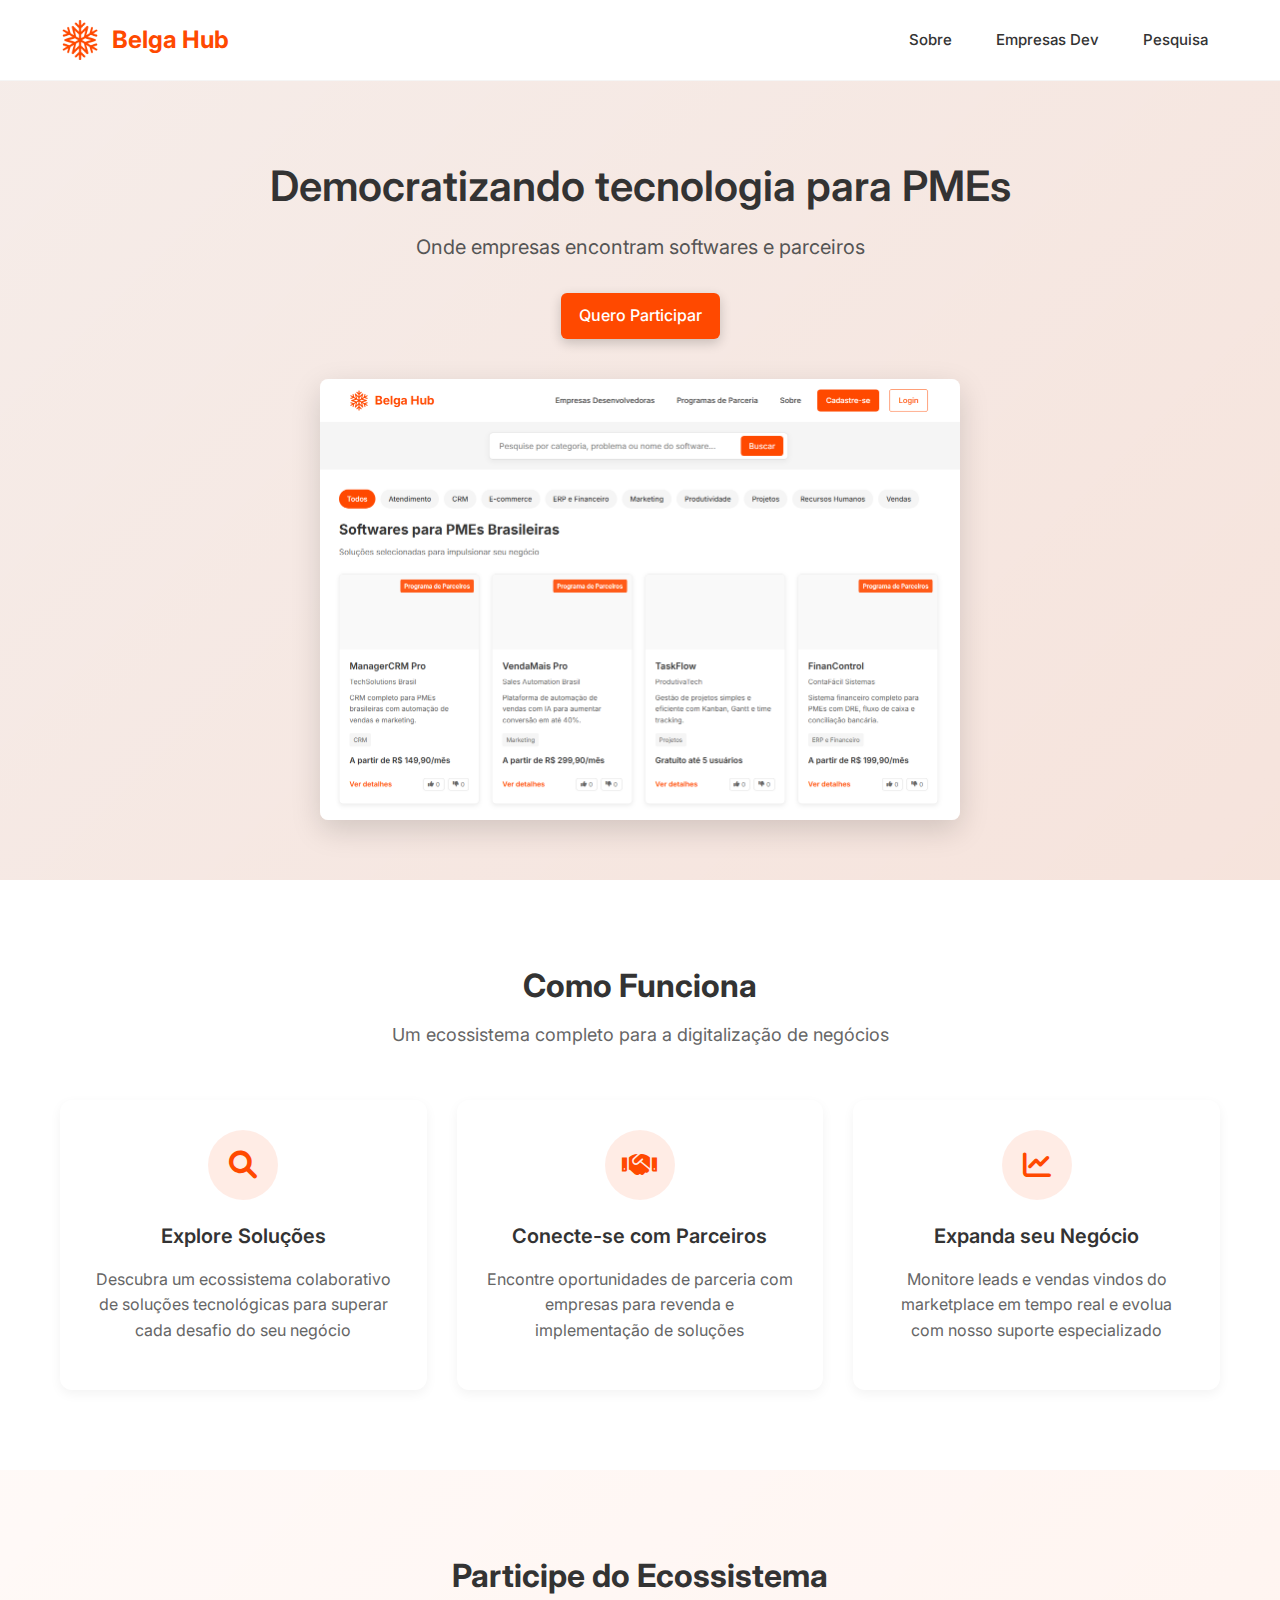
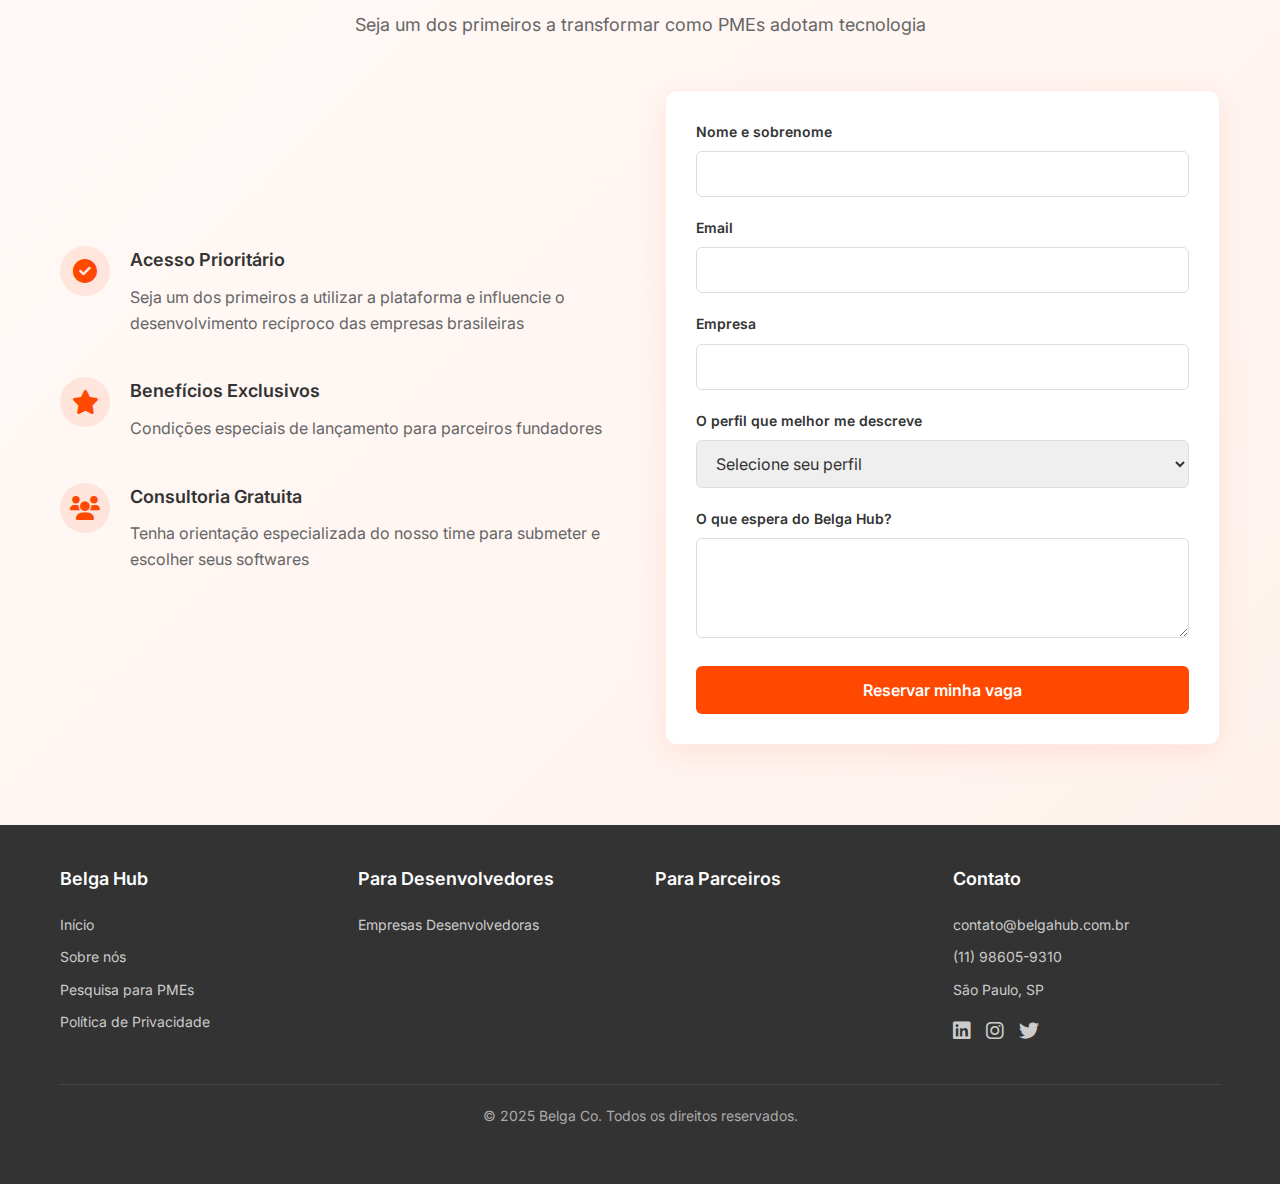
<file: index.html>
<!DOCTYPE html>
<html lang="pt-BR">
<head>
  <!-- Google Tag Manager -->
<script>(function(w,d,s,l,i){w[l]=w[l]||[];w[l].push({'gtm.start':
new Date().getTime(),event:'gtm.js'});var f=d.getElementsByTagName(s)[0],
j=d.createElement(s),dl=l!='dataLayer'?'&l='+l:'';j.async=true;j.src=
'https://www.googletagmanager.com/gtm.js?id='+i+dl;f.parentNode.insertBefore(j,f);
})(window,document,'script','dataLayer','GTM-TLJHSFTC');</script>
<!-- End Google Tag Manager -->
  <meta charset="UTF-8">
  <meta name="viewport" content="width=device-width, initial-scale=1.0">
  <meta name="norton-safeweb-site-verification" content="Y1HI09ISYC87KMTSHW0P8JOH-THIUM5GSUR4UXX3JRIUYXJ04D9JU5EQ8L35OOGER00L9Q7YTKZP19ZFEAPGFM3R6NCK-W5XB07YL5K16LV5L8GAWFGNRPOLHJOXFDWU" />
  <title>Belga Hub | Softwares para PMEs</title>
  <meta name="description" content="O marketplace de softwares que simplifica a escolha de tecnologia para PMEs brasileiras">
  <meta property="og:image"        content="https://belga-hub.github.io/lp/images/logo-fundo.png">
  <meta property="og:image:width"  content="1200">
  <meta property="og:image:height" content="630">
  <link rel="stylesheet" href="css/landing.css">
  <link rel="icon" href="images/logo.ico">
  <!-- Font Awesome para ícones -->
  <link rel="stylesheet" href="https://cdnjs.cloudflare.com/ajax/libs/font-awesome/6.0.0/css/all.min.css">
  <!-- Inter Font -->
  <link rel="preconnect" href="https://fonts.googleapis.com">
  <link rel="preconnect" href="https://fonts.gstatic.com" crossorigin>
  <link href="https://fonts.googleapis.com/css2?family=Inter:wght@400;500;600;700&display=swap" rel="stylesheet">
</head>
<body>
  <!-- Google Tag Manager (noscript) -->
<noscript><iframe src="https://www.googletagmanager.com/ns.html?id=GTM-TLJHSFTC"
height="0" width="0" style="display:none;visibility:hidden"></iframe></noscript>
<!-- End Google Tag Manager (noscript) -->
  <!-- Header -->
  <header>
    <div class="container header-container">
      <a href="index.html" class="header-brand">
        <img src="images/logo1.png" alt="Belga Hub" class="header-logo">
        <h1>Belga Hub</h1>
      </a>
      <div class="header-links">
        <a href="sobre.html">Sobre</a>
        <a href="desenvolvedores.html">Empresas Dev</a>
        <a href="https://forms.gle/FNsQaxb4HR2MENYp8">Pesquisa</a>
      </div>
    </div>
  </header>

  <!-- Hero Section -->
  <section class="hero">
    <div class="container">
      <div class="hero-content">
        <h2>Democratizando tecnologia para PMEs</h2>
        <p>Onde empresas encontram softwares e parceiros</p>
        <a href="#participate" class="cta-button hero-cta">Quero Participar</a>
        
        <div class="hero-image">
          <img id="thumb" src="images/mockup-placeholder.webp" alt="Marketplace de Software | Belga Hub" class="mockup-image">
          <!-- Modal escondido por padrão -->
<div id="lightbox" class="lightbox">
  <span class="fechar">&times;</span>
  <img class="lightbox-conteudo" id="full-image">
</div>
        </div>
      </div>
    </div>
  </section>

  <!-- Como Funciona Section -->
  <section class="how-it-works">
    <div class="container">
      <h2 class="section-title">Como Funciona</h2>
      <p class="section-subtitle">Um ecossistema completo para a digitalização de negócios</p>
      
      <div class="steps-container">
        <div class="step-card">
          <div class="step-icon">
            <i class="fas fa-search"></i>
          </div>
          <h3>Explore Soluções</h3>
          <p>Descubra um ecossistema colaborativo de soluções tecnológicas para superar cada desafio do seu negócio</p>
        </div>
        
        <div class="step-card">
          <div class="step-icon">
            <i class="fas fa-handshake"></i>
          </div>
          <h3>Conecte-se com Parceiros</h3>
          <p>Encontre oportunidades de parceria com empresas para revenda e implementação de soluções</p>
        </div>
        
        <div class="step-card">
          <div class="step-icon">
            <i class="fas fa-chart-line"></i>
          </div>
          <h3>Expanda seu Negócio</h3>
          <p>Monitore leads e vendas vindos do marketplace em tempo real e evolua com nosso suporte especializado</p>
        </div>
      </div>
    </div>
  </section>

  <!-- Participate Section -->
  <section id="participate" class="participate">
    <div class="container">
      <h2 class="section-title">Participe do Ecossistema</h2>
      <p class="section-subtitle">Seja um dos primeiros a transformar como PMEs adotam tecnologia</p>
      
      <div class="participate-container">
        <div class="participate-info">
          <div class="info-box">
            <div class="info-icon">
              <i class="fas fa-check-circle"></i>
            </div>
            <div class="info-content">
              <h3>Acesso Prioritário</h3>
              <p>Seja um dos primeiros a utilizar a plataforma e influencie o desenvolvimento recíproco das empresas brasileiras</p>
            </div>
          </div>
          
          <div class="info-box">
            <div class="info-icon">
              <i class="fas fa-star"></i>
            </div>
            <div class="info-content">
              <h3>Benefícios Exclusivos</h3>
              <p>Condições especiais de lançamento para parceiros fundadores</p>
            </div>
          </div>
          
          <div class="info-box">
            <div class="info-icon">
              <i class="fas fa-users"></i>
            </div>
            <div class="info-content">
              <h3>Consultoria Gratuita</h3>
              <p>Tenha orientação especializada do nosso time para submeter e escolher seus softwares</p>
            </div>
          </div>
        </div>
        
        <div class="participate-form">
          <form id="beta-signup-form">
            <div class="form-group">
              <label for="name">Nome e sobrenome</label>
              <input type="text" id="name" name="name" required>
              <span class="error-message" id="name-error"></span>
            </div>
            
            <div class="form-group">
              <label for="email">Email</label>
              <input type="email" id="email" name="email" required>
              <span class="error-message" id="email-error"></span>
            </div>
            
            <div class="form-group">
              <label for="company">Empresa</label>
              <input type="text" id="company" name="company" required>
              <span class="error-message" id="company-error"></span>
            </div>
            
            <div class="form-group">
              <label for="role">O perfil que melhor me descreve</label>
              <select id="role" name="role" required>
                <option value="" selected disabled>Selecione seu perfil</option>
                <option value="client">Busco tecnologia para minha empresa</option>
                <option value="developer">Desenvolvo ou represento software</option>
                <option value="partner">Sou consultor ou revendedor</option>
              </select>
              <span class="error-message" id="role-error"></span>
            </div>
            
            <div class="form-group">
              <label for="message">O que espera do Belga Hub?</label>
              <textarea id="message" name="message" rows="3"></textarea>
            </div>
            
            <button type="submit" class="submit-button" id="submit-button">
              <span class="button-text">Reservar minha vaga</span>
              <span class="button-loader" id="button-loader"></span>
            </button>
          </form>
          
          <div id="success-message" class="success-message hidden">
            <i class="fas fa-check-circle"></i>
            <h3>Inscrição realizada com sucesso!</h3>
            <p>Obrigado pelo interesse! Em breve entraremos em contato.</p>
          </div>
        </div>
      </div>
    </div>
  </section>

  <!-- Footer -->
  <footer class="footer-no-margin">
    <div class="container">
      <div class="footer-content">
        <div class="footer-column">
          <h3>Belga Hub</h3>
          <div class="footer-links">
            <a href="index.html">Início</a>
            <a href="sobre.html">Sobre nós</a>
            <a href="https://forms.gle/FNsQaxb4HR2MENYp8">Pesquisa para PMEs</a>
            <a href="politica-privacidade.html">Política de Privacidade</a>
          </div>
        </div>
        <div class="footer-column">
          <h3>Para Desenvolvedores</h3>
          <div class="footer-links">
            <a href="desenvolvedores.html">Empresas Desenvolvedoras</a>
          </div>
        </div>
        <div class="footer-column">
          <h3>Para Parceiros</h3>
          <!--<div class="footer-links">
            <a href="#"></a>
            <a href="#"></a>
            <a href="#"></a>
          </div>-->
        </div>
        <div class="footer-column">
          <h3>Contato</h3>
          <div class="footer-links">
            <a href="mailto:contato@belgahub.com.br">contato@belgahub.com.br</a>
            <a href="tel:+5511986059310">(11) 98605-9310</a>
            <a href="#">São Paulo, SP</a>
            <div style="margin-top: 10px; display: flex; gap: 15px;">
              <a href="https://www.linkedin.com/company/belga-hub/"><i class="fab fa-linkedin"></i></a>
              <a href="https://www.instagram.com/belgahub/"><i class="fab fa-instagram"></i></a>
              <a href="https://www.x.com/belgahub"><i class="fab fa-twitter"></i></a>
            </div>
          </div>
        </div>
      </div>
      <div class="footer-bottom">
        <p>&copy; 2025 Belga Co. Todos os direitos reservados.</p>
      </div>
    </div>
  </footer>

  <!-- Scripts -->
  <script src="js/landing.js"></script>
</body>
</html>
</file>
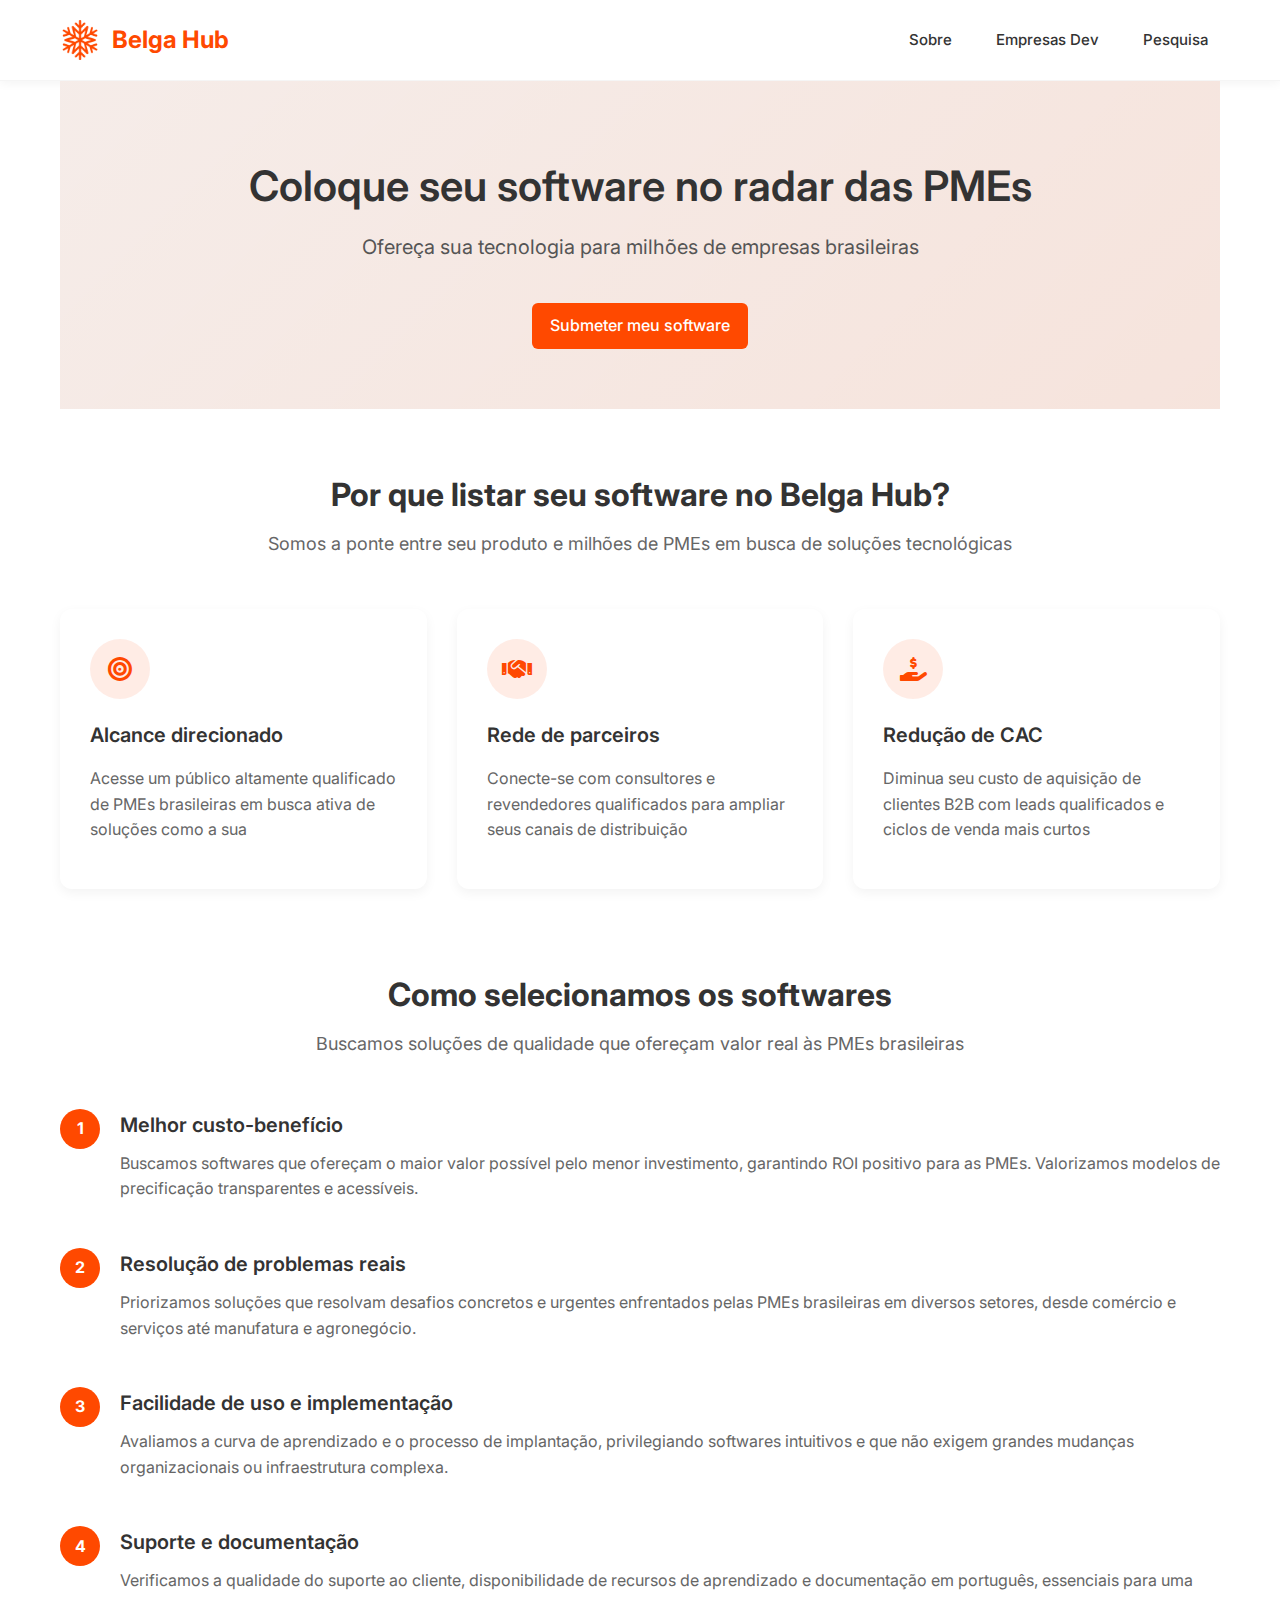
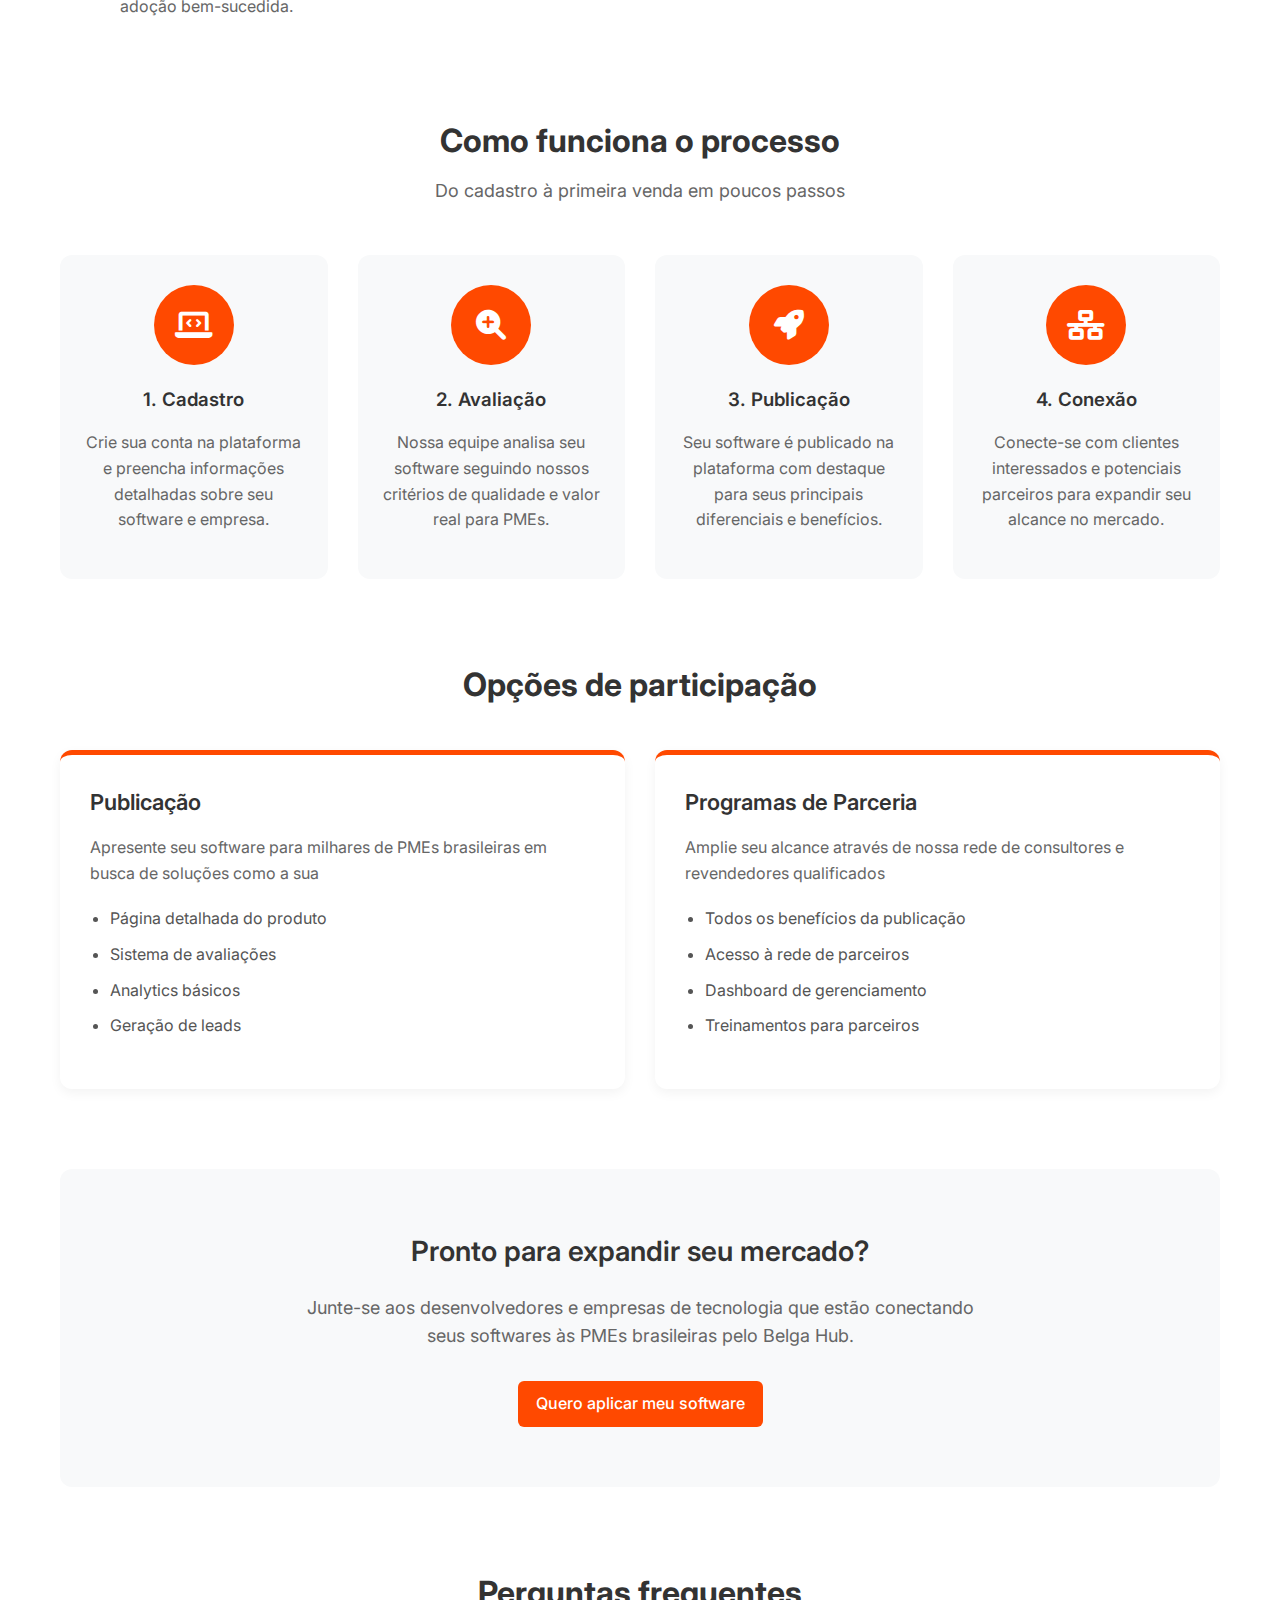
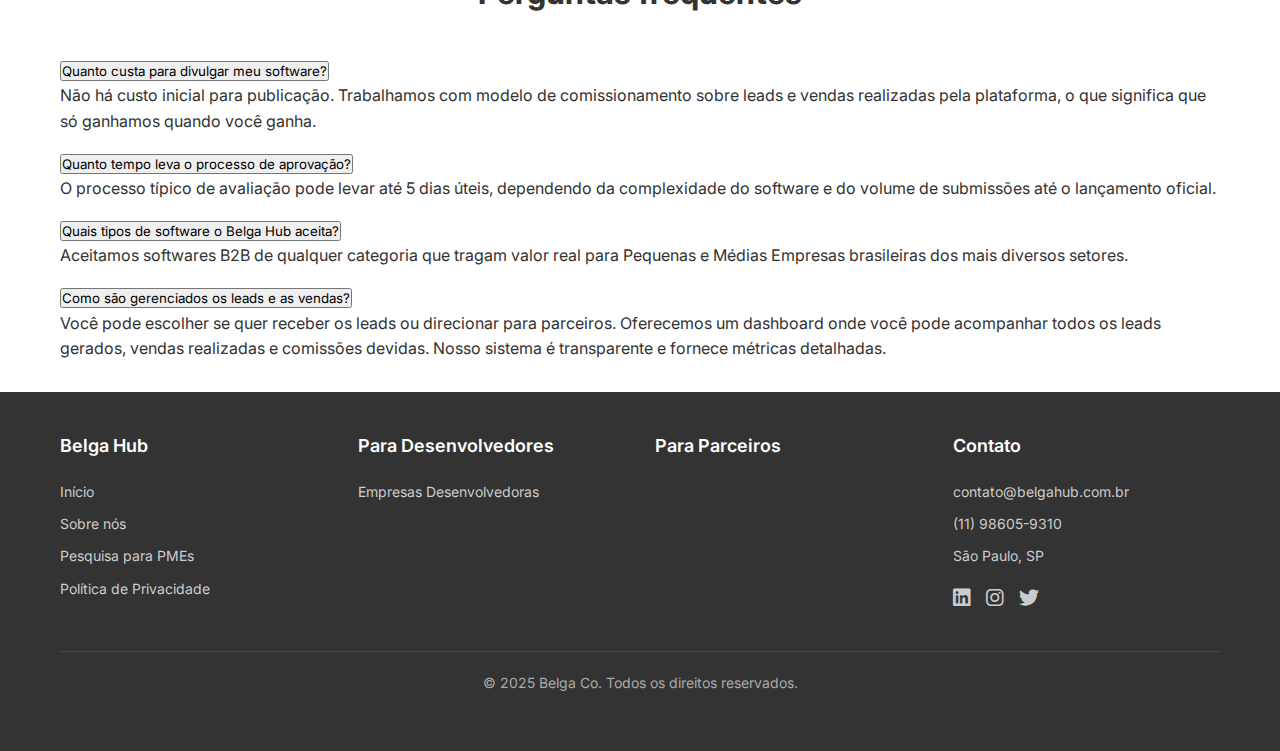
<file: desenvolvedores.html>
<!DOCTYPE html>
<html lang="pt-BR">
<head>
<!-- Google Tag Manager -->
<script>(function(w,d,s,l,i){w[l]=w[l]||[];w[l].push({'gtm.start':
new Date().getTime(),event:'gtm.js'});var f=d.getElementsByTagName(s)[0],
j=d.createElement(s),dl=l!='dataLayer'?'&l='+l:'';j.async=true;j.src=
'https://www.googletagmanager.com/gtm.js?id='+i+dl;f.parentNode.insertBefore(j,f);
})(window,document,'script','dataLayer','GTM-TLJHSFTC');</script>
<!-- End Google Tag Manager -->
  <meta charset="UTF-8">
  <meta name="viewport" content="width=device-width, initial-scale=1.0">
  <title>Empresas Desenvolvedoras</title>
  <meta name="description" content="Apresente seu softwares para 18 milhões de empresas no marketplace de softwares que simplifica a escolha de tecnologia para PMEs brasileiras">
    <meta property="og:image"        content="https://belga-hub.github.io/lp/images/logo-fundo.png">
  <meta property="og:image:width"  content="1200">
  <meta property="og:image:height" content="630">
  <link rel="stylesheet" href="css/landing.css">
  <link rel="icon" href="images/logo.ico">
  <!-- Font Awesome para ícones -->
  <link rel="stylesheet" href="https://cdnjs.cloudflare.com/ajax/libs/font-awesome/6.0.0/css/all.min.css">
  <!-- Inter Font -->
  <link rel="preconnect" href="https://fonts.googleapis.com">
  <link rel="preconnect" href="https://fonts.gstatic.com" crossorigin>
  <link href="https://fonts.googleapis.com/css2?family=Inter:wght@400;500;600;700&display=swap" rel="stylesheet">
</head>
<body>
      <!-- Google Tag Manager (noscript) -->
<noscript><iframe src="https://www.googletagmanager.com/ns.html?id=GTM-TLJHSFTC"
height="0" width="0" style="display:none;visibility:hidden"></iframe></noscript>
<!-- End Google Tag Manager (noscript) -->
  <!-- Header -->
  <header>
    <div class="container header-container">
      <a href="index.html" class="header-brand">
        <img src="images/logo1.png" alt="Belga Hub" class="header-logo">
        <h1>Belga Hub</h1>
      </a>
      <div class="header-links">
        <a href="sobre.html">Sobre</a>
        <a href="desenvolvedores.html">Empresas Dev</a>
        <a href="https://forms.gle/FNsQaxb4HR2MENYp8">Pesquisa</a>
      </div>
    </div>
  </header>

  <!-- Hero Section -->
  <section class="developers-hero">
    <div class="container">
      <div class="hero">
        <h2>Coloque seu software no radar das PMEs</h2>
        <p>Ofereça sua tecnologia para milhões de empresas brasileiras</p>
        <a href="index.html#participate" id="submit-software-btn2" class="cta-button" style="margin-top: 10px; display: inline-block;">Submeter meu software</a>
      </div>
    </div>
  </section>

  <!-- Main Content -->
  <main class="container">
    <!-- Visão Geral Section -->
    <section style="margin-top: 60px;">
      <h2 class="section-title">Por que listar seu software no Belga Hub?</h2>
      <p class="section-subtitle">Somos a ponte entre seu produto e milhões de PMEs em busca de soluções tecnológicas</p>
      
      <div class="benefit-cards" style="display: grid; grid-template-columns: repeat(auto-fit, minmax(300px, 1fr)); gap: 30px; margin-top: 40px;">
        <div class="benefit-card" style="background-color: #fff; border-radius: 12px; padding: 30px; box-shadow: 0 4px 12px rgba(0,0,0,0.05);">
          <div style="margin-bottom: 20px; width: 60px; height: 60px; background-color: rgba(255, 73, 0, 0.1); border-radius: 50%; display: flex; align-items: center; justify-content: center;">
            <i class="fas fa-bullseye" style="color: #ff4900; font-size: 24px;"></i>
          </div>
          <h3 style="font-size: 20px; margin-bottom: 15px;">Alcance direcionado</h3>
          <p style="color: #666;">Acesse um público altamente qualificado de PMEs brasileiras em busca ativa de soluções como a sua</p>
        </div>
        
        <div class="benefit-card" style="background-color: #fff; border-radius: 12px; padding: 30px; box-shadow: 0 4px 12px rgba(0,0,0,0.05);">
          <div style="margin-bottom: 20px; width: 60px; height: 60px; background-color: rgba(255, 73, 0, 0.1); border-radius: 50%; display: flex; align-items: center; justify-content: center;">
            <i class="fas fa-handshake" style="color: #ff4900; font-size: 24px;"></i>
          </div>
          <h3 style="font-size: 20px; margin-bottom: 15px;">Rede de parceiros</h3>
          <p style="color: #666;">Conecte-se com consultores e revendedores qualificados para ampliar seus canais de distribuição</p>
        </div>
        
<div class="benefit-card" style="background-color: #fff; border-radius: 12px; padding: 30px; box-shadow: 0 4px 12px rgba(0,0,0,0.05);">
  <div style="margin-bottom: 20px; width: 60px; height: 60px; background-color: rgba(255, 73, 0, 0.1); border-radius: 50%; display: flex; align-items: center; justify-content: center;">
    <i class="fas fa-hand-holding-usd" style="color: #ff4900; font-size: 24px;"></i>
  </div>
  <h3 style="font-size: 20px; margin-bottom: 15px;">Redução de CAC</h3>
  <p style="color: #666;">Diminua seu custo de aquisição de clientes B2B com leads qualificados e ciclos de venda mais curtos</p>
</div>
    </section>

    <!-- Nossos Critérios Section -->
    <section style="margin-top: 80px;">
      <h2 class="section-title" id ="como-selecionamos">Como selecionamos os softwares</h2>
      <p class="section-subtitle">Buscamos soluções de qualidade que ofereçam valor real às PMEs brasileiras</p>
      
      <div class="criteria-container" style="margin-top: 40px; display: flex; flex-direction: column; gap: 30px;">
        <div class="criteria-item" style="display: flex; align-items: flex-start; gap: 20px;">
          <div style="min-width: 40px; height: 40px; background-color: #ff4900; border-radius: 50%; display: flex; align-items: center; justify-content: center; color: white; font-weight: bold;">1</div>
          <div>
            <h3 style="font-size: 20px; margin-bottom: 10px;">Melhor custo-benefício</h3>
            <p style="color: #666; line-height: 1.6;">Buscamos softwares que ofereçam o maior valor possível pelo menor investimento, garantindo ROI positivo para as PMEs. Valorizamos modelos de precificação transparentes e acessíveis.</p>
          </div>
        </div>
        
        <div class="criteria-item" style="display: flex; align-items: flex-start; gap: 20px;">
          <div style="min-width: 40px; height: 40px; background-color: #ff4900; border-radius: 50%; display: flex; align-items: center; justify-content: center; color: white; font-weight: bold;">2</div>
          <div>
            <h3 style="font-size: 20px; margin-bottom: 10px;">Resolução de problemas reais</h3>
            <p style="color: #666; line-height: 1.6;">Priorizamos soluções que resolvam desafios concretos e urgentes enfrentados pelas PMEs brasileiras em diversos setores, desde comércio e serviços até manufatura e agronegócio.</p>
          </div>
        </div>
        
        <div class="criteria-item" style="display: flex; align-items: flex-start; gap: 20px;">
          <div style="min-width: 40px; height: 40px; background-color: #ff4900; border-radius: 50%; display: flex; align-items: center; justify-content: center; color: white; font-weight: bold;">3</div>
          <div>
            <h3 style="font-size: 20px; margin-bottom: 10px;">Facilidade de uso e implementação</h3>
            <p style="color: #666; line-height: 1.6;">Avaliamos a curva de aprendizado e o processo de implantação, privilegiando softwares intuitivos e que não exigem grandes mudanças organizacionais ou infraestrutura complexa.</p>
          </div>
        </div>
        
        <div class="criteria-item" style="display: flex; align-items: flex-start; gap: 20px;">
          <div style="min-width: 40px; height: 40px; background-color: #ff4900; border-radius: 50%; display: flex; align-items: center; justify-content: center; color: white; font-weight: bold;">4</div>
          <div>
            <h3 style="font-size: 20px; margin-bottom: 10px;">Suporte e documentação</h3>
            <p style="color: #666; line-height: 1.6;">Verificamos a qualidade do suporte ao cliente, disponibilidade de recursos de aprendizado e documentação em português, essenciais para uma adoção bem-sucedida.</p>
          </div>
        </div>
      </div>
    </section>

    <!-- Como funciona Section -->
    <section style="margin-top: 80px;">
      <h2 class="section-title">Como funciona o processo</h2>
      <p class="section-subtitle">Do cadastro à primeira venda em poucos passos</p>
      
      <div class="process-steps" style="display: grid; grid-template-columns: repeat(auto-fit, minmax(250px, 1fr)); gap: 30px; margin-top: 40px;">
        <div class="process-step" style="text-align: center; padding: 30px 20px; background-color: #f8f9fa; border-radius: 12px;">
          <div style="width: 80px; height: 80px; background-color: #ff4900; border-radius: 50%; display: flex; align-items: center; justify-content: center; margin: 0 auto 20px;">
            <i class="fas fa-laptop-code" style="color: white; font-size: 30px;"></i>
          </div>
          <h3 style="margin-bottom: 15px;">1. Cadastro</h3>
          <p style="color: #666;">Crie sua conta na plataforma e preencha informações detalhadas sobre seu software e empresa.</p>
        </div>
        
        <div class="process-step" style="text-align: center; padding: 30px 20px; background-color: #f8f9fa; border-radius: 12px;">
          <div style="width: 80px; height: 80px; background-color: #ff4900; border-radius: 50%; display: flex; align-items: center; justify-content: center; margin: 0 auto 20px;">
            <i class="fas fa-search-plus" style="color: white; font-size: 30px;"></i>
          </div>
          <h3 style="margin-bottom: 15px;">2. Avaliação</h3>
          <p style="color: #666;">Nossa equipe analisa seu software seguindo nossos critérios de qualidade e valor real para PMEs.</p>
        </div>
        
        <div class="process-step" style="text-align: center; padding: 30px 20px; background-color: #f8f9fa; border-radius: 12px;">
          <div style="width: 80px; height: 80px; background-color: #ff4900; border-radius: 50%; display: flex; align-items: center; justify-content: center; margin: 0 auto 20px;">
            <i class="fas fa-rocket" style="color: white; font-size: 30px;"></i>
          </div>
          <h3 style="margin-bottom: 15px;">3. Publicação</h3>
          <p style="color: #666;">Seu software é publicado na plataforma com destaque para seus principais diferenciais e benefícios.</p>
        </div>
        
        <div class="process-step" style="text-align: center; padding: 30px 20px; background-color: #f8f9fa; border-radius: 12px;">
          <div style="width: 80px; height: 80px; background-color: #ff4900; border-radius: 50%; display: flex; align-items: center; justify-content: center; margin: 0 auto 20px;">
            <i class="fas fa-network-wired" style="color: white; font-size: 30px;"></i>
          </div>
          <h3 style="margin-bottom: 15px;">4. Conexão</h3>
          <p style="color: #666;">Conecte-se com clientes interessados e potenciais parceiros para expandir seu alcance no mercado.</p>
        </div>
      </div>
    </section>

    <!-- Programas de Parceria -->
    <section style="margin-top: 80px;">
      <h2 class="section-title" id = "participe">Opções de participação</h2>
      
      <div class="partnership-programs" style="display: grid; grid-template-columns: repeat(auto-fit, minmax(300px, 1fr)); gap: 30px; margin-top: 40px;">
        <div class="program-card" style="background-color: #fff; border-radius: 12px; padding: 30px; box-shadow: 0 4px 12px rgba(0,0,0,0.05); border-top: 5px solid #ff4900;">
          <h3 style="font-size: 22px; margin-bottom: 15px;">Publicação</h3>
          <p style="margin-bottom: 20px; color: #666;">Apresente seu software para milhares de PMEs brasileiras em busca de soluções como a sua</p>
          <ul style="margin-bottom: 20px; padding-left: 20px; color: #555;">
            <li style="margin-bottom: 10px;">Página detalhada do produto</li>
            <li style="margin-bottom: 10px;">Sistema de avaliações</li>
            <li style="margin-bottom: 10px;">Analytics básicos</li>
            <li style="margin-bottom: 10px;">Geração de leads</li>
          </ul>
          <p style="font-weight: 600; color: #ff4900; margin-bottom: 15px;"></p>
        </div>
        
        <div class="program-card" style="background-color: #fff; border-radius: 12px; padding: 30px; box-shadow: 0 4px 12px rgba(0,0,0,0.05); border-top: 5px solid #ff4900;">
          <h3 style="font-size: 22px; margin-bottom: 15px;">Programas de Parceria</h3>
          <p style="margin-bottom: 20px; color: #666;">Amplie seu alcance através de nossa rede de consultores e revendedores qualificados</p>
          <ul style="margin-bottom: 20px; padding-left: 20px; color: #555;">
            <li style="margin-bottom: 10px;">Todos os benefícios da publicação</li>
            <li style="margin-bottom: 10px;">Acesso à rede de parceiros</li>
            <li style="margin-bottom: 10px;">Dashboard de gerenciamento</li>
            <li style="margin-bottom: 10px;">Treinamentos para parceiros</li>
          </ul>
          <p style="font-weight: 600; color: #ff4900; margin-bottom: 15px;"></p>
        </div>
      </div>
    </section>

    <!-- CTA Section -->
    <section style="margin: 80px 0; background-color: #f8f9fa; border-radius: 12px; padding: 60px; text-align: center;">
      <h2 style="font-size: 28px; margin-bottom: 20px; color: #333;">Pronto para expandir seu mercado?</h2>
      <p style="font-size: 18px; margin-bottom: 30px; color: #666; max-width: 700px; margin-left: auto; margin-right: auto;">Junte-se aos desenvolvedores e empresas de tecnologia que estão conectando seus softwares às PMEs brasileiras pelo Belga Hub.</p>
      <div style="display: flex; gap: 20px; justify-content: center; flex-wrap: wrap;">
        <a href="index.html#participate" id="submit-software-btn" class="cta-button">Quero aplicar meu software</a>
      </div>
    </section>

    <!-- FAQ Section -->
<section style="margin-top: 70px;">
  <h2 class="section-title" style="text-align: center;">Perguntas frequentes</h2>
  
  <div class="faq-grid" style="margin-top: 40px; margin-bottom: 30px;">
    <div class="faq-item">
      <button class="faq-question">
        Quanto custa para divulgar meu software?
        
      </button>
      <div class="faq-answer">
        <p>Não há custo inicial para publicação. Trabalhamos com modelo de comissionamento sobre leads e vendas realizadas pela plataforma, o que significa que só ganhamos quando você ganha.</p>
      </div>
    </div>
    
    <div class="faq-item">
      <button class="faq-question">
        Quanto tempo leva o processo de aprovação?
        
      </button>
      <div class="faq-answer">
        <p>O processo típico de avaliação pode levar até 5 dias úteis, dependendo da complexidade do software e do volume de submissões até o lançamento oficial.</p>
      </div>
    </div>
    
    <div class="faq-item">
      <button class="faq-question">
        Quais tipos de software o Belga Hub aceita?
        
      </button>
      <div class="faq-answer">
        <p>Aceitamos softwares B2B de qualquer categoria que tragam valor real para Pequenas e Médias Empresas brasileiras dos mais diversos setores.</p>
      </div>
    </div>
    
    <div class="faq-item">
      <button class="faq-question">
        Como são gerenciados os leads e as vendas?
        
      </button>
      <div class="faq-answer">
        <p>Você pode escolher se quer receber os leads ou direcionar para parceiros. Oferecemos um dashboard onde você pode acompanhar todos os leads gerados, vendas realizadas e comissões devidas. Nosso sistema é transparente e fornece métricas detalhadas.</p>
      </div>
    </div>
  </div>
</section>
    </main>

  <!-- Footer -->
  <footer class="footer-no-margin">
    <div class="container">
      <div class="footer-content">
        <div class="footer-column">
          <h3>Belga Hub</h3>
          <div class="footer-links">
            <a href="index.html">Início</a>
            <a href="sobre.html">Sobre nós</a>
            <a href="https://forms.gle/FNsQaxb4HR2MENYp8">Pesquisa para PMEs</a>
            <a href="privacidade.html">Política de Privacidade</a>
          </div>
        </div>
        <div class="footer-column">
          <h3>Para Desenvolvedores</h3>
          <div class="footer-links">
            <a href="desenvolvedores.html">Empresas Desenvolvedoras</a>
          </div>
        </div>
        <div class="footer-column">
          <h3>Para Parceiros</h3>
          <!--<div class="footer-links">
            <a href="#"></a>
            <a href="#"></a>
            <a href="#"></a>
          </div>-->
        </div>
        <div class="footer-column">
          <h3>Contato</h3>
          <div class="footer-links">
            <a href="mailto:contato@belgahub.com.br">contato@belgahub.com.br</a>
            <a href="tel:+5511986059310">(11) 98605-9310</a>
            <a href="#">São Paulo, SP</a>
            <div style="margin-top: 10px; display: flex; gap: 15px;">
              <a href="https://www.linkedin.com/company/belga-hub/"><i class="fab fa-linkedin"></i></a>
              <a href="https://www.instagram.com/belgahub/"><i class="fab fa-instagram"></i></a>
              <a href="https://www.x.com/belgahub"><i class="fab fa-twitter"></i></a>
            </div>
          </div>
        </div>
      </div>
      <div class="footer-bottom">
        <p>&copy; 2025 Belga Co. Todos os direitos reservados.</p>
      </div>
    </div>
  </footer>
</body>
</html>
</file>
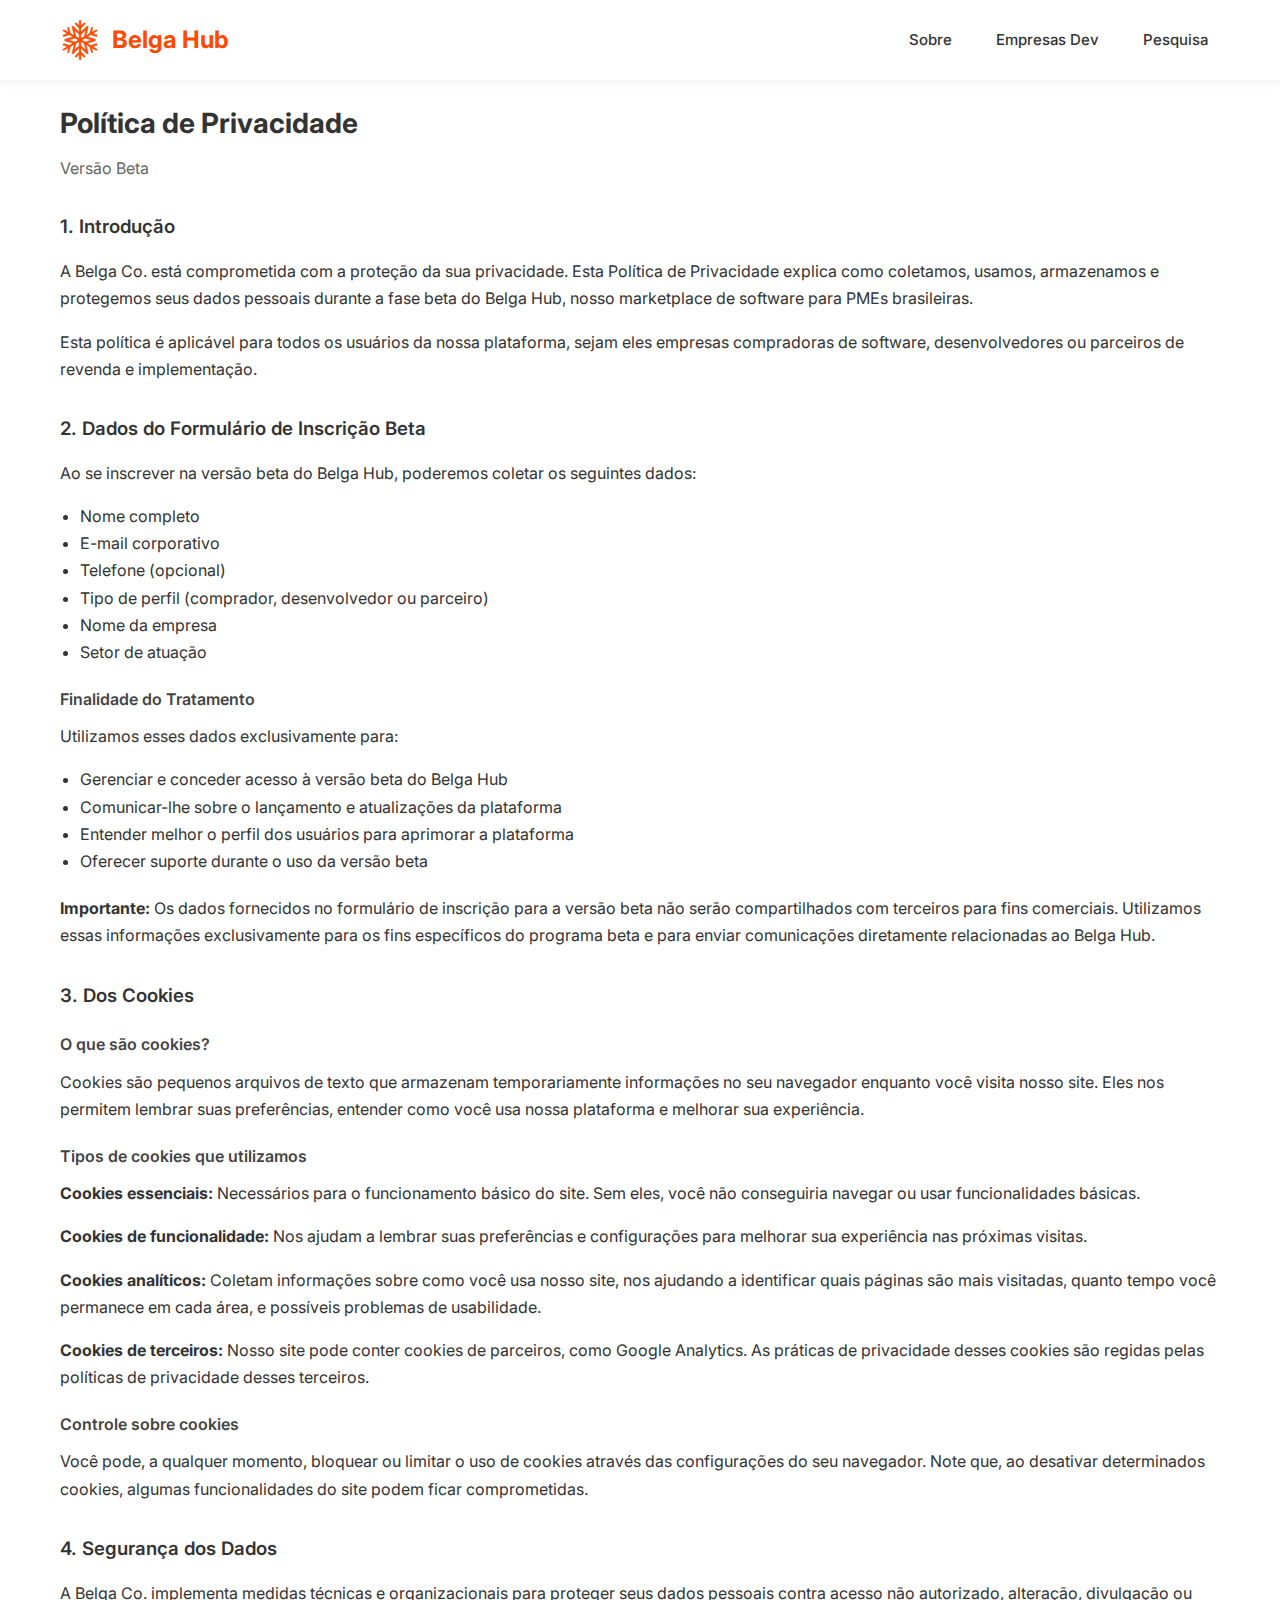
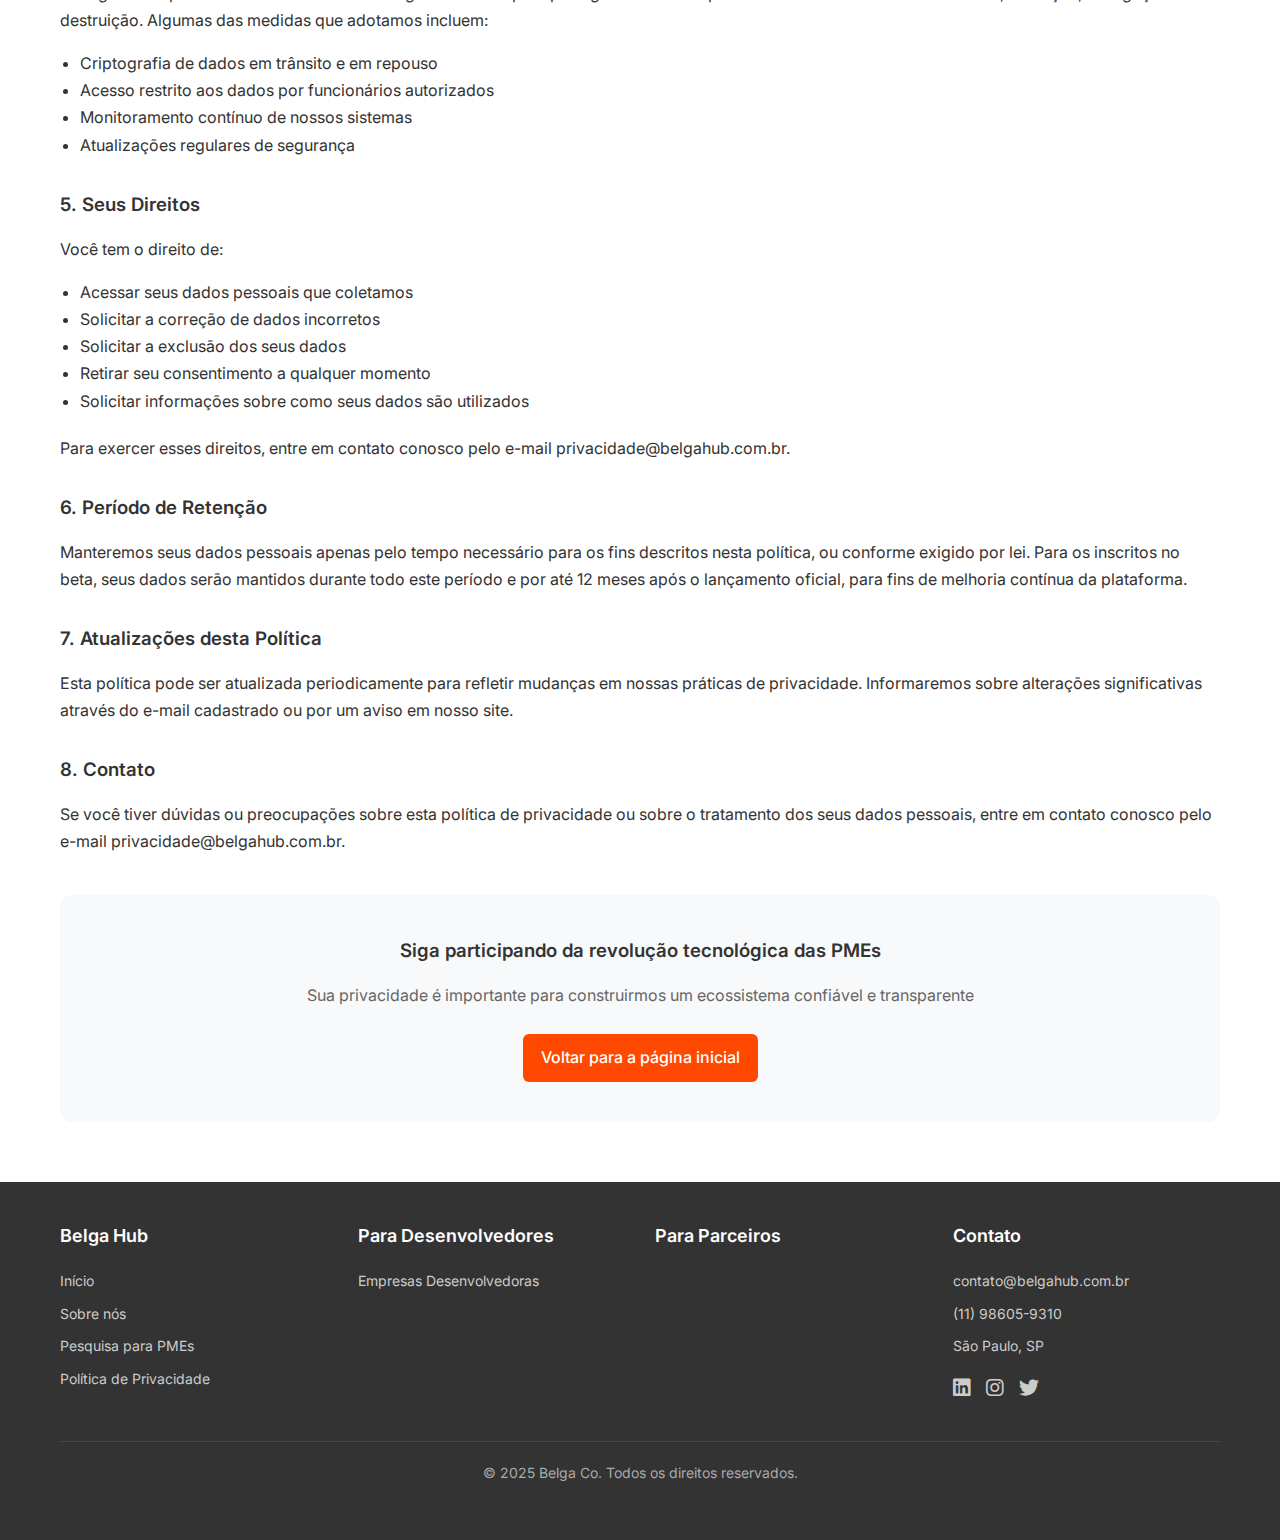
<file: politica-privacidade.html>
<!DOCTYPE html>
<html lang="pt-BR">
<head>
    <!-- Google Tag Manager -->
<script>(function(w,d,s,l,i){w[l]=w[l]||[];w[l].push({'gtm.start':
new Date().getTime(),event:'gtm.js'});var f=d.getElementsByTagName(s)[0],
j=d.createElement(s),dl=l!='dataLayer'?'&l='+l:'';j.async=true;j.src=
'https://www.googletagmanager.com/gtm.js?id='+i+dl;f.parentNode.insertBefore(j,f);
})(window,document,'script','dataLayer','GTM-TLJHSFTC');</script>
<!-- End Google Tag Manager -->
  <meta charset="UTF-8">
  <meta name="viewport" content="width=device-width, initial-scale=1.0">
  <title>Belga Hub | Softwares para PMEs</title>
  <meta name="description" content="O marketplace de softwares que simplifica a escolha de tecnologia para PMEs brasileiras">
  <meta property="og:image"        content="https://belga-hub.github.io/lp/images/logo-fundo.png">
  <meta property="og:image:width"  content="1200">
  <meta property="og:image:height" content="630">
  <link rel="stylesheet" href="css/landing.css">
  <link rel="icon" href="images/logo.ico">
  <!-- Font Awesome para ícones -->
  <link rel="stylesheet" href="https://cdnjs.cloudflare.com/ajax/libs/font-awesome/6.0.0/css/all.min.css">
  <!-- Inter Font -->
  <link rel="preconnect" href="https://fonts.googleapis.com">
  <link rel="preconnect" href="https://fonts.gstatic.com" crossorigin>
  <link href="https://fonts.googleapis.com/css2?family=Inter:wght@400;500;600;700&display=swap" rel="stylesheet">
</head>
<body>
    <!-- Google Tag Manager (noscript) -->
<noscript><iframe src="https://www.googletagmanager.com/ns.html?id=GTM-TLJHSFTC"
height="0" width="0" style="display:none;visibility:hidden"></iframe></noscript>
<!-- End Google Tag Manager (noscript) -->
  <!-- Header -->
<body>
  <!-- Header -->
  <header>
    <div class="container header-container">
      <a href="index.html" class="header-brand">
        <img src="images/logo1.png" alt="Belga Hub" class="header-logo">
        <h1>Belga Hub</h1>
      </a>
      <div class="header-links">
        <a href="sobre.html">Sobre</a>
        <a href="desenvolvedores.html">Empresas Dev</a>
        <a href="https://forms.gle/FNsQaxb4HR2MENYp8">Pesquisa</a>
      </div>
    </div>
  </header>

  <!-- Main Content -->
  <section id="privacy-policy" class="container">
    <h2 class="section-title1" style="margin-top: 20px;">Política de Privacidade</h2>
    <p class="section-subtitle1">Versão Beta</p>
    
    <div style="margin-top: 10px; line-height: 1.7;">
      <h3 style="margin-top: 30px; margin-bottom: 15px; color: #333;">1. Introdução</h3>
      <p>A Belga Co. está comprometida com a proteção da sua privacidade. Esta Política de Privacidade explica como coletamos, usamos, armazenamos e protegemos seus dados pessoais durante a fase beta do Belga Hub, nosso marketplace de software para PMEs brasileiras.</p>
      <p>Esta política é aplicável para todos os usuários da nossa plataforma, sejam eles empresas compradoras de software, desenvolvedores ou parceiros de revenda e implementação.</p>
      
      <h3 style="margin-top: 30px; margin-bottom: 15px; color: #333;">2. Dados do Formulário de Inscrição Beta</h3>
      <p>Ao se inscrever na versão beta do Belga Hub, poderemos coletar os seguintes dados:</p>
      <ul style="margin-left: 20px; margin-bottom: 20px;">
        <li>Nome completo</li>
        <li>E-mail corporativo</li>
        <li>Telefone (opcional)</li>
        <li>Tipo de perfil (comprador, desenvolvedor ou parceiro)</li>
        <li>Nome da empresa</li>
        <li>Setor de atuação</li>
      </ul>
      
      <h4 style="margin-top: 20px; margin-bottom: 10px; color: #444;">Finalidade do Tratamento</h4>
      <p>Utilizamos esses dados exclusivamente para:</p>
      <ul style="margin-left: 20px; margin-bottom: 20px;">
        <li>Gerenciar e conceder acesso à versão beta do Belga Hub</li>
        <li>Comunicar-lhe sobre o lançamento e atualizações da plataforma</li>
        <li>Entender melhor o perfil dos usuários para aprimorar a plataforma</li>
        <li>Oferecer suporte durante o uso da versão beta</li>
      </ul>
      
      <p><strong>Importante:</strong> Os dados fornecidos no formulário de inscrição para a versão beta não serão compartilhados com terceiros para fins comerciais. Utilizamos essas informações exclusivamente para os fins específicos do programa beta e para enviar comunicações diretamente relacionadas ao Belga Hub.</p>
      
      <h3 style="margin-top: 30px; margin-bottom: 15px; color: #333;">3. Dos Cookies</h3>
      
      <h4 style="margin-top: 20px; margin-bottom: 10px; color: #444;">O que são cookies?</h4>
      <p>Cookies são pequenos arquivos de texto que armazenam temporariamente informações no seu navegador enquanto você visita nosso site. Eles nos permitem lembrar suas preferências, entender como você usa nossa plataforma e melhorar sua experiência.</p>
      
      <h4 style="margin-top: 20px; margin-bottom: 10px; color: #444;">Tipos de cookies que utilizamos</h4>
      
      <p><strong>Cookies essenciais:</strong> Necessários para o funcionamento básico do site. Sem eles, você não conseguiria navegar ou usar funcionalidades básicas.</p>
      
      <p><strong>Cookies de funcionalidade:</strong> Nos ajudam a lembrar suas preferências e configurações para melhorar sua experiência nas próximas visitas.</p>
      
      <p><strong>Cookies analíticos:</strong> Coletam informações sobre como você usa nosso site, nos ajudando a identificar quais páginas são mais visitadas, quanto tempo você permanece em cada área, e possíveis problemas de usabilidade.</p>
      
      <p><strong>Cookies de terceiros:</strong> Nosso site pode conter cookies de parceiros, como Google Analytics. As práticas de privacidade desses cookies são regidas pelas políticas de privacidade desses terceiros.</p>
      
      <h4 style="margin-top: 20px; margin-bottom: 10px; color: #444;">Controle sobre cookies</h4>
      <p>Você pode, a qualquer momento, bloquear ou limitar o uso de cookies através das configurações do seu navegador. Note que, ao desativar determinados cookies, algumas funcionalidades do site podem ficar comprometidas.</p>
      
      <h3 style="margin-top: 30px; margin-bottom: 15px; color: #333;">4. Segurança dos Dados</h3>
      <p>A Belga Co. implementa medidas técnicas e organizacionais para proteger seus dados pessoais contra acesso não autorizado, alteração, divulgação ou destruição. Algumas das medidas que adotamos incluem:</p>
      <ul style="margin-left: 20px; margin-bottom: 20px;">
        <li>Criptografia de dados em trânsito e em repouso</li>
        <li>Acesso restrito aos dados por funcionários autorizados</li>
        <li>Monitoramento contínuo de nossos sistemas</li>
        <li>Atualizações regulares de segurança</li>
      </ul>
      
      <h3 style="margin-top: 30px; margin-bottom: 15px; color: #333;">5. Seus Direitos</h3>
      <p>Você tem o direito de:</p>
      <ul style="margin-left: 20px; margin-bottom: 20px;">
        <li>Acessar seus dados pessoais que coletamos</li>
        <li>Solicitar a correção de dados incorretos</li>
        <li>Solicitar a exclusão dos seus dados</li>
        <li>Retirar seu consentimento a qualquer momento</li>
        <li>Solicitar informações sobre como seus dados são utilizados</li>
      </ul>
      
      <p>Para exercer esses direitos, entre em contato conosco pelo e-mail <a href="mailto:privacidade@belgahub.com.br">privacidade@belgahub.com.br</a>.</p>
      
      <h3 style="margin-top: 30px; margin-bottom: 15px; color: #333;">6. Período de Retenção</h3>
      <p>Manteremos seus dados pessoais apenas pelo tempo necessário para os fins descritos nesta política, ou conforme exigido por lei. Para os inscritos no beta, seus dados serão mantidos durante todo este período e por até 12 meses após o lançamento oficial, para fins de melhoria contínua da plataforma.</p>
      
      <h3 style="margin-top: 30px; margin-bottom: 15px; color: #333;">7. Atualizações desta Política</h3>
      <p>Esta política pode ser atualizada periodicamente para refletir mudanças em nossas práticas de privacidade. Informaremos sobre alterações significativas através do e-mail cadastrado ou por um aviso em nosso site.</p>
      
      <h3 style="margin-top: 30px; margin-bottom: 15px; color: #333;">8. Contato</h3>
      <p>Se você tiver dúvidas ou preocupações sobre esta política de privacidade ou sobre o tratamento dos seus dados pessoais, entre em contato conosco pelo e-mail <a href="mailto:privacidade@belgahub.com.br">privacidade@belgahub.com.br</a>.</p>
      
      <div class="partnership-cta" style="margin-top: 40px; padding: 40px; background-color: #f8f9fa; border-radius: 12px; text-align: center;">
        <h3 style="margin-bottom: 15px; color: #333;">Siga participando da revolução tecnológica das PMEs</h3>
        <p style="margin-bottom: 25px; color: #666;">Sua privacidade é importante para construirmos um ecossistema confiável e transparente</p>
        <div style="display: flex; gap: 15px; justify-content: center; flex-wrap: wrap;">
          <a href="index.html" class="cta-button">Voltar para a página inicial</a>
        </div>
      </div>
    </div>
  </section>

  <!-- Footer -->
  <footer class="footer-with-margin">
    <div class="container">
      <div class="footer-content">
        <div class="footer-column">
          <h3>Belga Hub</h3>
          <div class="footer-links">
            <a href="index.html">Início</a>
            <a href="sobre.html">Sobre nós</a>
            <a href="https://forms.gle/FNsQaxb4HR2MENYp8">Pesquisa para PMEs</a>
            <a href="politica-privacidade.html">Política de Privacidade</a>
          </div>
        </div>
        <div class="footer-column">
          <h3>Para Desenvolvedores</h3>
          <div class="footer-links">
            <a href="desenvolvedores.html">Empresas Desenvolvedoras</a>
          </div>
        </div>
        <div class="footer-column">
          <h3>Para Parceiros</h3>
          <!--<div class="footer-links">
            <a href="#"></a>
            <a href="#"></a>
            <a href="#"></a>
          </div>-->
        </div>
        <div class="footer-column">
          <h3>Contato</h3>
          <div class="footer-links">
            <a href="mailto:contato@belgahub.com.br">contato@belgahub.com.br</a>
            <a href="tel:+5511986059310">(11) 98605-9310</a>
            <a href="#">São Paulo, SP</a>
            <div style="margin-top: 10px; display: flex; gap: 15px;">
              <a href="https://www.linkedin.com/company/belga-hub/"><i class="fab fa-linkedin"></i></a>
              <a href="https://www.instagram.com/belgahub/"><i class="fab fa-instagram"></i></a>
              <a href="https://www.x.com/belgahub"><i class="fab fa-twitter"></i></a>
            </div>
          </div>
        </div>
      </div>
      <div class="footer-bottom">
        <p>&copy; 2025 Belga Co. Todos os direitos reservados.</p>
      </div>
    </div>
  </footer>
</body>
</file>
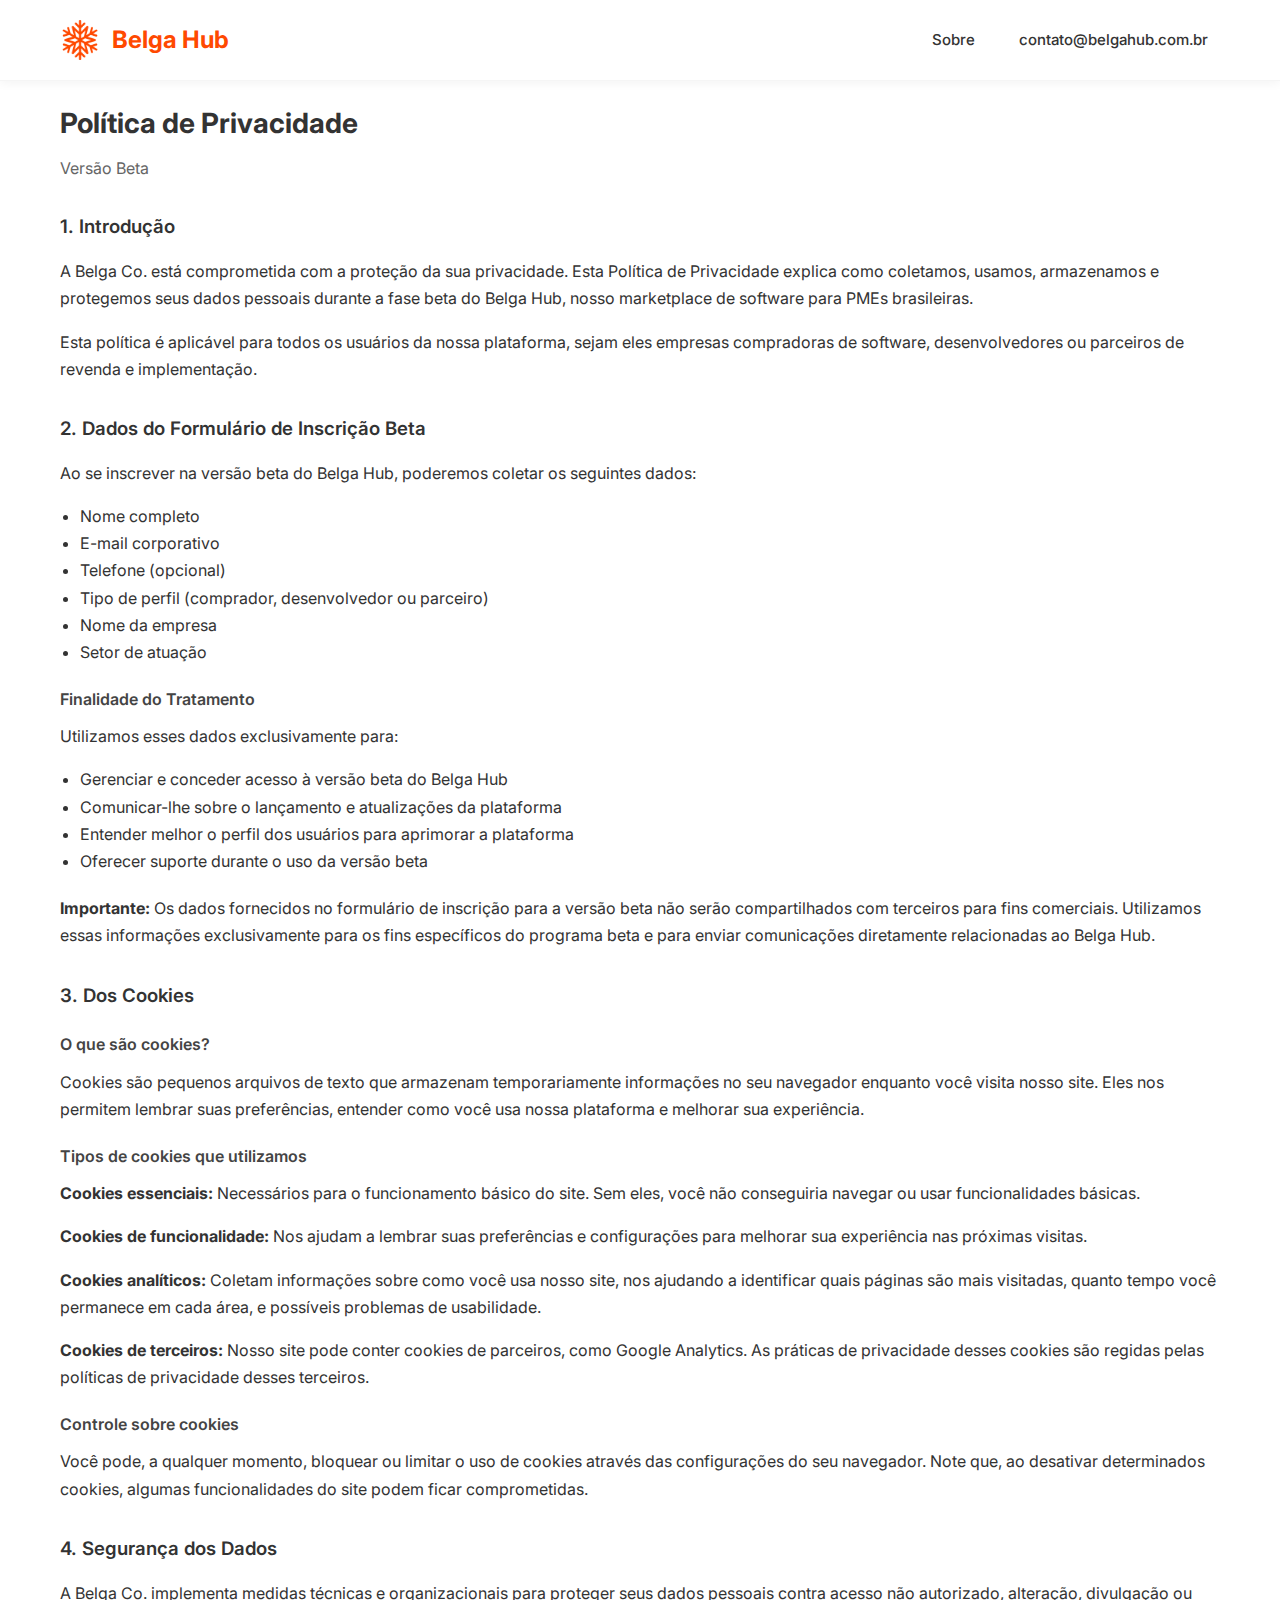
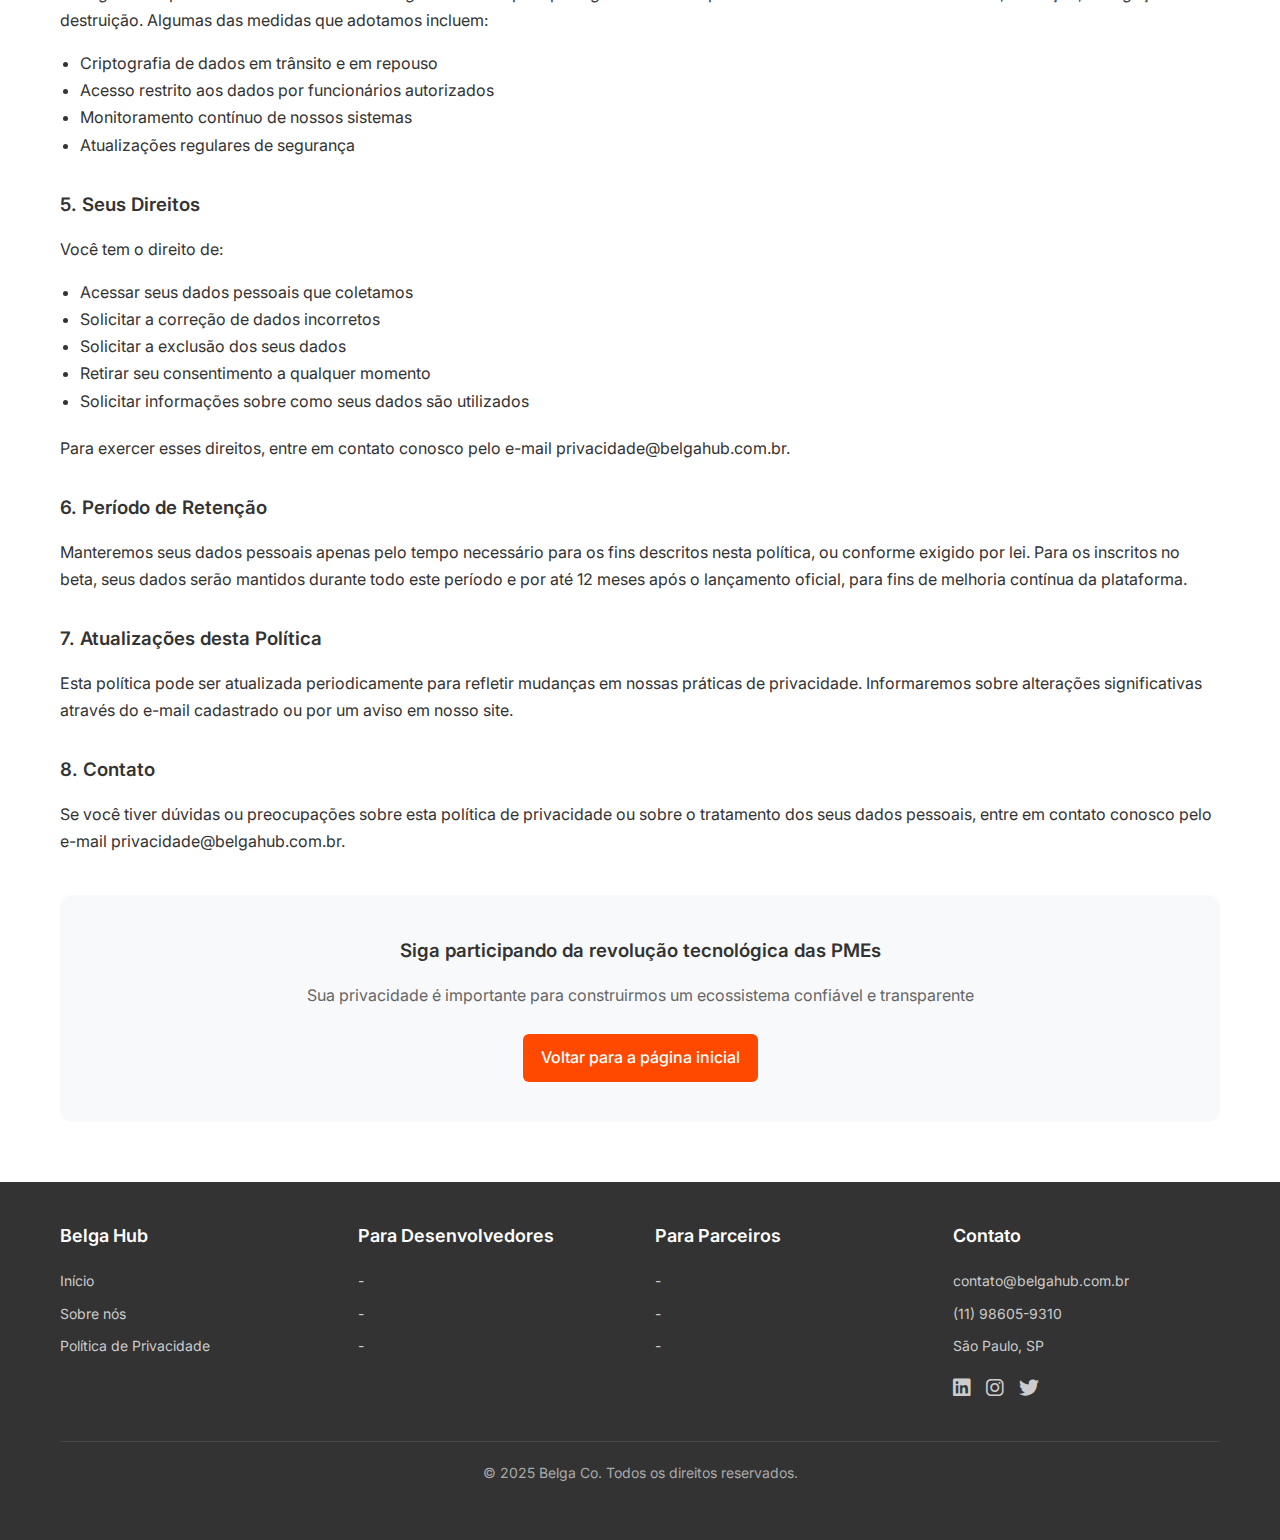
<file: privacidade.html>
<!DOCTYPE html>
<html lang="pt-BR">
<head>
    <!-- Google Tag Manager -->
<script>(function(w,d,s,l,i){w[l]=w[l]||[];w[l].push({'gtm.start':
new Date().getTime(),event:'gtm.js'});var f=d.getElementsByTagName(s)[0],
j=d.createElement(s),dl=l!='dataLayer'?'&l='+l:'';j.async=true;j.src=
'https://www.googletagmanager.com/gtm.js?id='+i+dl;f.parentNode.insertBefore(j,f);
})(window,document,'script','dataLayer','GTM-TLJHSFTC');</script>
<!-- End Google Tag Manager -->
  <meta charset="UTF-8">
  <meta name="viewport" content="width=device-width, initial-scale=1.0">
  <title>Belga Hub | Softwares para PMEs</title>
  <meta name="description" content="Belga Hub - Business Early Launch & Growth Accelerator. O marketplace de software que simplifica a tecnologia para PMEs brasileiras.">
  <link rel="stylesheet" href="css/landing.css">
  <link rel="icon" href="images/logo.ico">
  <!-- Font Awesome para ícones -->
  <link rel="stylesheet" href="https://cdnjs.cloudflare.com/ajax/libs/font-awesome/6.0.0/css/all.min.css">
  <!-- Inter Font -->
  <link rel="preconnect" href="https://fonts.googleapis.com">
  <link rel="preconnect" href="https://fonts.gstatic.com" crossorigin>
  <link href="https://fonts.googleapis.com/css2?family=Inter:wght@400;500;600;700&display=swap" rel="stylesheet">
</head>
<body>
    <!-- Google Tag Manager (noscript) -->
<noscript><iframe src="https://www.googletagmanager.com/ns.html?id=GTM-TLJHSFTC"
height="0" width="0" style="display:none;visibility:hidden"></iframe></noscript>
<!-- End Google Tag Manager (noscript) -->
  <!-- Header -->
<body>
  <!-- Header -->
  <header>
    <div class="container header-container">
      <a href="index" class="header-brand">
        <img src="images/logo1.png" alt="Belga Hub" class="header-logo">
        <h1>Belga Hub</h1>
      </a>
      <div class="header-links">
        <a href="sobre">Sobre</a>
        <a href="mailto:contato@belgahub.com.br">contato@belgahub.com.br</a>
      </div>
    </div>
  </header>

  <!-- Main Content -->
  <section id="privacy-policy" class="container">
    <h2 class="section-title1" style="margin-top: 20px;">Política de Privacidade</h2>
    <p class="section-subtitle1">Versão Beta</p>
    
    <div style="margin-top: 10px; line-height: 1.7;">
      <h3 style="margin-top: 30px; margin-bottom: 15px; color: #333;">1. Introdução</h3>
      <p>A Belga Co. está comprometida com a proteção da sua privacidade. Esta Política de Privacidade explica como coletamos, usamos, armazenamos e protegemos seus dados pessoais durante a fase beta do Belga Hub, nosso marketplace de software para PMEs brasileiras.</p>
      <p>Esta política é aplicável para todos os usuários da nossa plataforma, sejam eles empresas compradoras de software, desenvolvedores ou parceiros de revenda e implementação.</p>
      
      <h3 style="margin-top: 30px; margin-bottom: 15px; color: #333;">2. Dados do Formulário de Inscrição Beta</h3>
      <p>Ao se inscrever na versão beta do Belga Hub, poderemos coletar os seguintes dados:</p>
      <ul style="margin-left: 20px; margin-bottom: 20px;">
        <li>Nome completo</li>
        <li>E-mail corporativo</li>
        <li>Telefone (opcional)</li>
        <li>Tipo de perfil (comprador, desenvolvedor ou parceiro)</li>
        <li>Nome da empresa</li>
        <li>Setor de atuação</li>
      </ul>
      
      <h4 style="margin-top: 20px; margin-bottom: 10px; color: #444;">Finalidade do Tratamento</h4>
      <p>Utilizamos esses dados exclusivamente para:</p>
      <ul style="margin-left: 20px; margin-bottom: 20px;">
        <li>Gerenciar e conceder acesso à versão beta do Belga Hub</li>
        <li>Comunicar-lhe sobre o lançamento e atualizações da plataforma</li>
        <li>Entender melhor o perfil dos usuários para aprimorar a plataforma</li>
        <li>Oferecer suporte durante o uso da versão beta</li>
      </ul>
      
      <p><strong>Importante:</strong> Os dados fornecidos no formulário de inscrição para a versão beta não serão compartilhados com terceiros para fins comerciais. Utilizamos essas informações exclusivamente para os fins específicos do programa beta e para enviar comunicações diretamente relacionadas ao Belga Hub.</p>
      
      <h3 style="margin-top: 30px; margin-bottom: 15px; color: #333;">3. Dos Cookies</h3>
      
      <h4 style="margin-top: 20px; margin-bottom: 10px; color: #444;">O que são cookies?</h4>
      <p>Cookies são pequenos arquivos de texto que armazenam temporariamente informações no seu navegador enquanto você visita nosso site. Eles nos permitem lembrar suas preferências, entender como você usa nossa plataforma e melhorar sua experiência.</p>
      
      <h4 style="margin-top: 20px; margin-bottom: 10px; color: #444;">Tipos de cookies que utilizamos</h4>
      
      <p><strong>Cookies essenciais:</strong> Necessários para o funcionamento básico do site. Sem eles, você não conseguiria navegar ou usar funcionalidades básicas.</p>
      
      <p><strong>Cookies de funcionalidade:</strong> Nos ajudam a lembrar suas preferências e configurações para melhorar sua experiência nas próximas visitas.</p>
      
      <p><strong>Cookies analíticos:</strong> Coletam informações sobre como você usa nosso site, nos ajudando a identificar quais páginas são mais visitadas, quanto tempo você permanece em cada área, e possíveis problemas de usabilidade.</p>
      
      <p><strong>Cookies de terceiros:</strong> Nosso site pode conter cookies de parceiros, como Google Analytics. As práticas de privacidade desses cookies são regidas pelas políticas de privacidade desses terceiros.</p>
      
      <h4 style="margin-top: 20px; margin-bottom: 10px; color: #444;">Controle sobre cookies</h4>
      <p>Você pode, a qualquer momento, bloquear ou limitar o uso de cookies através das configurações do seu navegador. Note que, ao desativar determinados cookies, algumas funcionalidades do site podem ficar comprometidas.</p>
      
      <h3 style="margin-top: 30px; margin-bottom: 15px; color: #333;">4. Segurança dos Dados</h3>
      <p>A Belga Co. implementa medidas técnicas e organizacionais para proteger seus dados pessoais contra acesso não autorizado, alteração, divulgação ou destruição. Algumas das medidas que adotamos incluem:</p>
      <ul style="margin-left: 20px; margin-bottom: 20px;">
        <li>Criptografia de dados em trânsito e em repouso</li>
        <li>Acesso restrito aos dados por funcionários autorizados</li>
        <li>Monitoramento contínuo de nossos sistemas</li>
        <li>Atualizações regulares de segurança</li>
      </ul>
      
      <h3 style="margin-top: 30px; margin-bottom: 15px; color: #333;">5. Seus Direitos</h3>
      <p>Você tem o direito de:</p>
      <ul style="margin-left: 20px; margin-bottom: 20px;">
        <li>Acessar seus dados pessoais que coletamos</li>
        <li>Solicitar a correção de dados incorretos</li>
        <li>Solicitar a exclusão dos seus dados</li>
        <li>Retirar seu consentimento a qualquer momento</li>
        <li>Solicitar informações sobre como seus dados são utilizados</li>
      </ul>
      
      <p>Para exercer esses direitos, entre em contato conosco pelo e-mail <a href="mailto:privacidade@belgahub.com.br">privacidade@belgahub.com.br</a>.</p>
      
      <h3 style="margin-top: 30px; margin-bottom: 15px; color: #333;">6. Período de Retenção</h3>
      <p>Manteremos seus dados pessoais apenas pelo tempo necessário para os fins descritos nesta política, ou conforme exigido por lei. Para os inscritos no beta, seus dados serão mantidos durante todo este período e por até 12 meses após o lançamento oficial, para fins de melhoria contínua da plataforma.</p>
      
      <h3 style="margin-top: 30px; margin-bottom: 15px; color: #333;">7. Atualizações desta Política</h3>
      <p>Esta política pode ser atualizada periodicamente para refletir mudanças em nossas práticas de privacidade. Informaremos sobre alterações significativas através do e-mail cadastrado ou por um aviso em nosso site.</p>
      
      <h3 style="margin-top: 30px; margin-bottom: 15px; color: #333;">8. Contato</h3>
      <p>Se você tiver dúvidas ou preocupações sobre esta política de privacidade ou sobre o tratamento dos seus dados pessoais, entre em contato conosco pelo e-mail <a href="mailto:privacidade@belgahub.com.br">privacidade@belgahub.com.br</a>.</p>
      
      <div class="partnership-cta" style="margin-top: 40px; padding: 40px; background-color: #f8f9fa; border-radius: 12px; text-align: center;">
        <h3 style="margin-bottom: 15px; color: #333;">Siga participando da revolução tecnológica das PMEs</h3>
        <p style="margin-bottom: 25px; color: #666;">Sua privacidade é importante para construirmos um ecossistema confiável e transparente</p>
        <div style="display: flex; gap: 15px; justify-content: center; flex-wrap: wrap;">
          <a href="index.html" class="cta-button">Voltar para a página inicial</a>
        </div>
      </div>
    </div>
  </section>

  <!-- Footer -->
  <footer class="footer-with-margin">
    <div class="container">
      <div class="footer-content">
        <div class="footer-column">
          <h3>Belga Hub</h3>
          <div class="footer-links">
            <a href="index">Início</a>
            <a href="sobre">Sobre nós</a>
            <a href="">Política de Privacidade</a>
          </div>
        </div>
        <div class="footer-column">
          <h3>Para Desenvolvedores</h3>
          <div class="footer-links">
            <a href="#">-</a>
            <a href="#">-</a>
            <a href="#">-</a>
          </div>
        </div>
        <div class="footer-column">
          <h3>Para Parceiros</h3>
          <div class="footer-links">
            <a href="#">-</a>
            <a href="#">-</a>
            <a href="#">-</a>
          </div>
        </div>
        <div class="footer-column">
          <h3>Contato</h3>
          <div class="footer-links">
            <a href="mailto:contato@belgahub.com.br">contato@belgahub.com.br</a>
            <a href="tel:+5511986059310">(11) 98605-9310</a>
            <a href="#">São Paulo, SP</a>
            <div style="margin-top: 10px; display: flex; gap: 15px;">
              <a href="https://www.linkedin.com/company/belga-hub/"><i class="fab fa-linkedin"></i></a>
              <a href="https://www.instagram.com/belgahub/"><i class="fab fa-instagram"></i></a>
              <a href="https://www.x.com/belgahub"><i class="fab fa-twitter"></i></a>
            </div>
          </div>
        </div>
      </div>
      <div class="footer-bottom">
        <p>&copy; 2025 Belga Co. Todos os direitos reservados.</p>
      </div>
    </div>
  </footer>
</body>
</file>
<file: css/landing.css>
/* 
   Belga Hub Landing Page Styles
   Palette: Branco (#ffffff), Laranja (#ff4900), Cinza Claro (#f5f5f5), Cinza Escuro (#333333)
*/

/* Reset & Base Styles */
* {
  margin: 0;
  padding: 0;
  box-sizing: border-box;
  font-family: 'Inter', 'Roboto', 'Helvetica Neue', sans-serif;
}

body {
  background-color: #ffffff;
  color: #333333;
  line-height: 1.6;
}

[id] {
  scroll-margin-top: 95px;
}

a {
  text-decoration: none;
  color: #333333;
  transition: color 0.2s ease;
}

a:hover {
  color: #ff4900;
}

h1, h2, h3, h4, h5 {
  font-weight: 600;
  margin-bottom: 0.5rem;
}

p {
  margin-bottom: 1rem;
}

.container {
  max-width: 1200px;
  margin: 0 auto;
  padding: 0 20px;
}

/* Header Styles */
header {
  background-color: #ffffff;
  border-bottom: 1px solid #f5f5f5;
  padding: 20px 0;
  position: sticky;
  top: 0;
  z-index: 100;
  box-shadow: 0 2px 10px rgba(0, 0, 0, 0.05);
}

.header-container {
  display: flex;
  justify-content: space-between;
  align-items: center;
}

.header-brand {
  display: flex;
  align-items: center;
  gap: 12px;
  text-decoration: none;
}

.header-logo {
  height: 40px;
  width: auto;
}

.header-brand h1 {
  font-size: 24px;
  color: #ff4900;
  font-weight: 700;
  margin: 0;
}

.header-links {
  display: flex;
  align-items: center;
  gap: 20px;
}

.header-links a {
  font-size: 15px;
  font-weight: 500;
  color: #333333;
  padding: 8px 12px;
  border-radius: 4px;
  transition: all 0.2s ease;
}

.header-links a:hover {
  color: #ff4900;
  background-color: rgba(255, 73, 0, 0.1);
}

/* Hero Section */
.hero {
  background-color: #f5f5f5;
  background-image: linear-gradient(135deg, rgba(255, 73, 0, 0.05) 0%, rgba(255, 73, 0, 0.1) 100%);
  padding: 80px 0 60px;
  text-align: center;
}

.hero-content {
  max-width: 800px;
  margin: 0 auto;
}

.hero h2 {
  font-size: 42px;
  line-height: 1.2;
  margin-bottom: 20px;
  color: #333333;
}

.hero p {
  font-size: 20px;
  color: #555555;
  margin-bottom: 30px;
}

.hero-cta {
  display: inline-block;
  margin-bottom: 40px;
  box-shadow: 0 4px 12px rgba(0, 0, 0, 0.19);
}

.hero-image {
  max-width: 80%;
  margin: 0 auto;
  border-radius: 8px;
  overflow: hidden;
  box-shadow: 0 10px 30px rgba(0, 0, 0, 0.15);
}

.mockup-image {
  width: 100%;
  height: auto;
  display: block;
}

/* CTA Button */
.cta-button {
  background-color: #ff4900;
  color: white;
  padding: 14px 28px;
  border-radius: 6px;
  font-weight: 600;
  font-size: 16px;
  border: none;
  cursor: pointer;
  transition: background-color 0.2s ease;
  display: inline-block;
}

.cta-button:hover {
  background-color: #e54200;
  color: white;
}

/* How It Works Section */
.how-it-works {
  padding: 80px 0;
  background-color: #ffffff;
}

.section-title {
  font-size: 32px;
  color: #333333;
  margin-bottom: 10px;
  font-weight: 700;
  text-align: center;
}

.section-subtitle {
  font-size: 18px;
  color: #666666;
  margin-bottom: 50px;
  text-align: center;
}

.steps-container {
  display: grid;
  grid-template-columns: repeat(auto-fit, minmax(300px, 1fr));
  gap: 30px;
}

.step-card {
  background-color: #fff;
  border-radius: 12px;
  padding: 30px;
  box-shadow: 0 4px 12px rgba(0,0,0,0.05);
  text-align: center;
  transition: transform 0.3s ease, box-shadow 0.3s ease;
}

.step-card:hover {
  transform: translateY(-5px);
  box-shadow: 0 8px 24px rgba(0,0,0,0.1);
}

.step-icon {
  margin: 0 auto 20px;
  width: 70px;
  height: 70px;
  background-color: rgba(255, 73, 0, 0.1);
  border-radius: 50%;
  display: flex;
  align-items: center;
  justify-content: center;
}

.step-icon i {
  color: #ff4900;
  font-size: 28px;
}

.step-card h3 {
  font-size: 20px;
  margin-bottom: 15px;
  color: #333333;
}

.step-card p {
  color: #666666;
  font-size: 16px;
}

/* Testimonials Section */
.testimonials {
  padding: 80px 0;
  background-color: #f5f5f5;
  background-image: linear-gradient(135deg, rgba(255, 73, 0, 0.03) 0%, rgba(255, 73, 0, 0.07) 100%);
}

.testimonial-cards {
  display: grid;
  grid-template-columns: repeat(auto-fit, minmax(300px, 1fr));
  gap: 30px;
  margin-top: 30px;
}

.testimonial-card {
  background-color: #fff;
  border-radius: 12px;
  padding: 30px;
  box-shadow: 0 4px 12px rgba(0,0,0,0.05);
  display: flex;
  flex-direction: column;
}

.testimonial-avatar {
  width: 60px;
  height: 60px;
  border-radius: 50%;
  overflow: hidden;
  margin-bottom: 20px;
}

.testimonial-avatar img {
  width: 100%;
  height: 100%;
  object-fit: cover;
}

.testimonial-content p {
  font-size: 16px;
  color: #333;
  font-style: italic;
  position: relative;
  padding-left: 25px;
  margin-bottom: 20px;
}

.testimonial-content p::before {
  content: '❝';
  color: #ff4900;
  font-size: 36px;
  position: absolute;
  left: 0;
  top: -10px;
}

.author-name {
  font-weight: 600;
  font-size: 16px;
  color: #333;
  margin-bottom: 5px;
}

.author-position {
  font-size: 14px;
  color: #666;
}

/* Participate Section */
.participate {
  padding: 80px 0;
  background-image: linear-gradient(135deg, rgba(255, 73, 0, 0.03) 0%, rgba(255, 73, 0, 0.07) 100%);
}

.participate-container {
  display: grid;
  grid-template-columns: 1fr 1fr;
  gap: 50px;
  margin-top: 30px;
  align-items: stretch;
}

.participate-info {
  display: flex;
  flex-direction: column;
  gap: 25px;
  justify-content: center; /* Centraliza verticalmente */
  height: 100%; /* Garante que ocupe toda a altura do container pai */
  padding: 20px 0; /* Espaçamento vertical opcional */
}

.info-box {
  display: flex;
  gap: 20px;
  align-items: flex-start;
}

.info-icon {
  width: 50px;
  height: 50px;
  background-color: rgba(255, 73, 0, 0.1);
  border-radius: 50%;
  display: flex;
  align-items: center;
  justify-content: center;
  flex-shrink: 0;
}

.info-icon i {
  color: #ff4900;
  font-size: 24px;
}

.info-content h3 {
  font-size: 18px;
  margin-bottom: 10px;
  color: #333333;
}

.info-content p {
  color: #666666;
  font-size: 16px;
}

.participate-form {
  background-color: #fff;
  border-radius: 12px;
  padding: 30px;
  box-shadow: 0 8px 30px rgba(255, 73, 0, 0.1); /* Sombra laranja sutil */
  border: 1px solid rgba(255, 73, 0, 0.1);
}

.form-group {
  margin-bottom: 20px;
}

.form-group label {
  display: block;
  font-size: 14px;
  font-weight: 600;
  color: #333;
  margin-bottom: 8px;
}

.form-group input,
.form-group select,
.form-group textarea {
  width: 100%;
  padding: 12px 15px;
  border: 1px solid #ddd;
  border-radius: 6px;
  font-size: 16px;
  color: #333;
  transition: border-color 0.2s ease, box-shadow 0.2s ease;
}

.form-group input:focus,
.form-group select:focus,
.form-group textarea:focus {
  outline: none;
  border-color: #ff4900;
  box-shadow: 0 0 0 3px rgba(255, 73, 0, 0.1);
}

.form-group textarea {
  resize: vertical;
  min-height: 100px;
}

.error-message {
  color: #e74c3c;
  font-size: 13px;
  margin-top: 5px;
  display: none;
}

.submit-button {
  width: 100%;
  padding: 14px 20px;
  background-color: #ff4900;
  color: white;
  border: none;
  border-radius: 6px;
  font-size: 16px;
  font-weight: 600;
  cursor: pointer;
  transition: background-color 0.2s ease;
  position: relative;
  display: flex;
  justify-content: center;
  align-items: center;
}

.submit-button:hover {
  background-color: #e54200;
}

.button-loader {
  display: none;
  width: 20px;
  height: 20px;
  border: 3px solid rgba(255, 255, 255, 0.3);
  border-radius: 50%;
  border-top-color: #fff;
  animation: spin 1s linear infinite;
  position: absolute;
}

@keyframes spin {
  to {
    transform: rotate(360deg);
  }
}

.success-message {
  text-align: center;
  padding: 20px;
  margin-top: 39px;
}

.success-message i {
  font-size: 50px;
  color: #4caf50;
  margin-bottom: 20px;
}

.success-message h3 {
  font-size: 22px;
  color: #333;
  margin-bottom: 10px;
}

.success-message p {
  color: #666;
}

.hidden {
  display: none;
}

/* Overlay que cobre a tela toda */
.lightbox {
  display: none;             /* escondido inicialmente */
  position: fixed;
  top: 0;
  left: 0;
  width: 100%;
  height: 100%;
  background: rgba(0,0,0,0.8);
  justify-content: center;   /* centraliza horizontalmente */
  align-items: center;       /* centraliza verticalmente */
  z-index: 9999;
}

/* Imagem ampliada dentro do overlay */
.lightbox-conteudo {
  max-width: 90%;
  max-height: 90%;
}

/* Botão de fechar no canto superior direito */
.fechar {
  position: absolute;
  top: 20px;
  right: 30px;
  font-size: 3rem;
  color: #fff;
  cursor: pointer;
}

.footer-content {
  display: grid;
  grid-template-columns: repeat(4, 1fr);
  gap: 30px;
}

.footer-column h3 {
  font-size: 18px;
  margin-bottom: 20px;
  color: white;
}

.footer-links {
  display: flex;
  flex-direction: column;
  gap: 10px;
}

.footer-links a {
  color: #cccccc;
  font-size: 14px;
  transition: color 0.2s ease;
}

.footer-links a:hover {
  color: #ff4900;
}

.footer-links i {
  font-size: 20px;
}

.footer-bottom {
  margin-top: 40px;
  padding-top: 20px;
  border-top: 1px solid rgba(255, 255, 255, 0.1);
  text-align: center;
  color: #aaaaaa;
  font-size: 14px;
}

/* Responsive Styles */
@media (max-width: 991px) {
  .participate-container {
    grid-template-columns: 1fr;
    gap: 40px;
  }
  
  .participate-info {
    order: 2;
  }
  
  .participate-form {
    order: 1;
  }
}

@media (max-width: 768px) {
  .hero h2 {
    font-size: 32px;
  }
  
  .hero p {
    font-size: 18px;
  }
  
  .section-title {
    font-size: 28px;
  }
  
  .section-subtitle {
    font-size: 16px;
  }
  
  .footer-content {
    grid-template-columns: repeat(2, 1fr);
  }
}

@media (max-width: 576px) {
  .header-container {
    flex-direction: column;
    gap: 15px;
  }
  
  .hero {
    padding: 60px 0 40px;
  }
  
  .hero h2 {
    font-size: 28px;
  }
  
  .hero-cta {
    width: 100%;
    text-align: center;
  }
  
  .steps-container, 
  .testimonial-cards {
    grid-template-columns: 1fr;
  }
  
  .footer-content {
    grid-template-columns: 1fr;
  }
}

/* Sobre */

/* 
   Belga Hub - Marketplace de Software B2B e Partnership as a Service
   Palette: Branco (#ffffff), Laranja (#ff4900), Cinza Claro (#f5f5f5), Cinza Escuro (#333333)
*/

/* Reset & Base Styles */
* {
  margin: 0;
  padding: 0;
  box-sizing: border-box;
  font-family: 'Inter', 'Roboto', 'Helvetica Neue', sans-serif;
}

body {
  background-color: #ffffff;
  color: #333333;
  line-height: 1.6;
}

[id] {
  scroll-margin-top: 95px;
}

a {
  text-decoration: none;
  color: #333333;
  transition: color 0.2s ease;
}

a:hover {
  color: #ff4900;
}

h1, h2, h3, h4, h5 {
  font-weight: 600;
  margin-bottom: 0.5rem;
}

p {
  margin-bottom: 1rem;
}

.container {
  max-width: 1200px;
  margin: 0 auto;
  padding: 0 20px;
}

/* Header Styles */
header {
  background-color: #ffffff;
  border-bottom: 1px solid #f5f5f5;
  padding: 20px 0;
  position: static;
  top: 0;
  z-index: 100;
  box-shadow: 0 2px 10px rgba(0, 0, 0, 0.05);
}

.header-container {
  display: flex;
  justify-content: space-between;
  align-items: center;
}

.header-brand {
  display: flex;
  align-items: center;
  gap: 12px;
  text-decoration: none;
}

.header-logo {
  height: 40px;
  width: auto;
}

.header-brand h1 {
  font-size: 24px;
  color: #ff4900;
  font-weight: 700;
  margin: 0;
}

.header-links {
  display: flex;
  align-items: center;
  gap: 20px;
}

.header-links a {
  font-size: 15px;
  font-weight: 500;
  color: #333333;
  padding: 8px 12px;
  border-radius: 4px;
  transition: all 0.2s ease;
}

.header-links a:hover {
  color: #ff4900;
  background-color: rgba(255, 73, 0, 0.1);
}

.cta-button {
  background-color: #ff4900;
  color: white !important;
  padding: 10px 18px !important;
  border-radius: 6px !important;
  font-weight: 500 !important;
  border: none;
  cursor: pointer;
  transition: background-color 0.2s ease;
}

.cta-button:hover {
  background-color: #e54200 !important;
  color: white !important;
}

.cta-button2 {
  background-color: #ffffff;
  color: #ff4900 !important;
  padding: 10px 18px !important;
  border-radius: 6px !important;
  border-color: #ff4900 !important;
  font-weight: 500 !important;
  border-style: solid !important;
  border-width: 1px !important;
  cursor: pointer;
  transition: background-color 0.2s ease;
}

/* Section Styles */
.section-title1 {
  font-size: 28px;
  color: #333333;
  margin-bottom: 10px;
  font-weight: 700;
}

.section-subtitle1 {
  font-size: 16px;
  color: #666666;
  margin-bottom: 30px;
}

/* Footer */
footer {
  background-color: #333333;
  color: white;
  padding: 40px 0;
}

.footer-with-margin {
  margin-top: 60px;
}

.footer-no-margin {
  margin-top: 0px;
}

.footer-content {
  display: grid;
  grid-template-columns: 1fr;
  gap: 30px;
}

.footer-column {
  min-width: 200px;
}

.footer-column h3 {
  font-size: 18px;
  margin-bottom: 20px;
  color: white;
}

.footer-links {
  display: flex;
  flex-direction: column;
  gap: 10px;
}

.footer-links a {
  color: #cccccc;
  font-size: 14px;
  transition: color 0.2s ease;
}

.footer-links a:hover {
  color: #ff4900;
}

.footer-bottom {
  margin-top: 40px;
  padding-top: 20px;
  border-top: 1px solid rgba(255, 255, 255, 0.1);
  text-align: center;
  color: #aaaaaa;
  font-size: 14px;
}

/* Modal */
.modal-overlay {
  position: fixed;
  top: 0;
  left: 0;
  right: 0;
  bottom: 0;
  background-color: rgba(0, 0, 0, 0.5);
  display: flex;
  align-items: center;
  justify-content: center;
  z-index: 1000;
  opacity: 0;
  visibility: hidden;
  transition: opacity 0.3s ease, visibility 0.3s ease;
}

.modal-container {
  background-color: white;
  border-radius: 8px;
  max-width: 913px;
  width: 90%;
  max-height: 90vh;
  overflow-y: auto;
  box-shadow: 0 10px 25px rgba(0, 0, 0, 0.2);
  transform: scale(0.9);
  opacity: 0;
  transition: transform 0.3s ease, opacity 0.3s ease;
}

.modal-header {
  padding: 20px;
  border-bottom: 1px solid #eeeeee;
  display: flex;
  justify-content: space-between;
  align-items: center;
}

.modal-title {
  font-size: 20px;
  font-weight: 600;
  color: #333333;
}

.modal-close {
  background: transparent;
  border: none;
  font-size: 24px;
  color: #888888;
  cursor: pointer;
  transition: color 0.2s ease;
}

.modal-close:hover {
  color: #ff4900;
}

.modal-body {
  padding: 25px;
}

.modal-footer {
  padding: 20px;
  border-top: 1px solid #eeeeee;
  display: flex;
  justify-content: flex-end;
  gap: 10px;
}

.modal-button {
  padding: 10px 16px;
  border-radius: 6px;
  font-size: 14px;
  font-weight: 600;
  cursor: pointer;
  transition: background-color 0.2s ease;
}

.modal-button-secondary {
  background-color: #eeeeee;
  color: #333333;
  border: none;
}

.modal-button-secondary:hover {
  background-color: #dddddd;
}

.modal-button-primary {
  background-color: #ff4900;
  color: white;
  border: none;
}

.modal-button-primary:hover {
  background-color: #e54200;
}

/* Responsive Styles */
@media (min-width: 768px) {
  /* Adaptação do rodapé para dispositivos médios (2 colunas) */
  .footer-content {
    grid-template-columns: repeat(2, 1fr);
  }
}

@media (min-width: 1024px) {
  /* Adaptação do rodapé para dispositivos grandes (4 colunas) */
  .footer-content {
    grid-template-columns: repeat(4, 1fr);
  }
}

@media (max-width: 768px) {
  .header-container {
    flex-direction: column;
    gap: 15px;
  }
  
  .header-links {
    flex-wrap: wrap;
    justify-content: center;
  }
}

/* Custom Scrollbar */
::-webkit-scrollbar {
  width: 8px;
}

::-webkit-scrollbar-track {
  background: #f5f5f5;
}

::-webkit-scrollbar-thumb {
  background: #ff4900;
  border-radius: 4px;
}

::-webkit-scrollbar-thumb:hover {
  background: #e54200;
}
</file>
